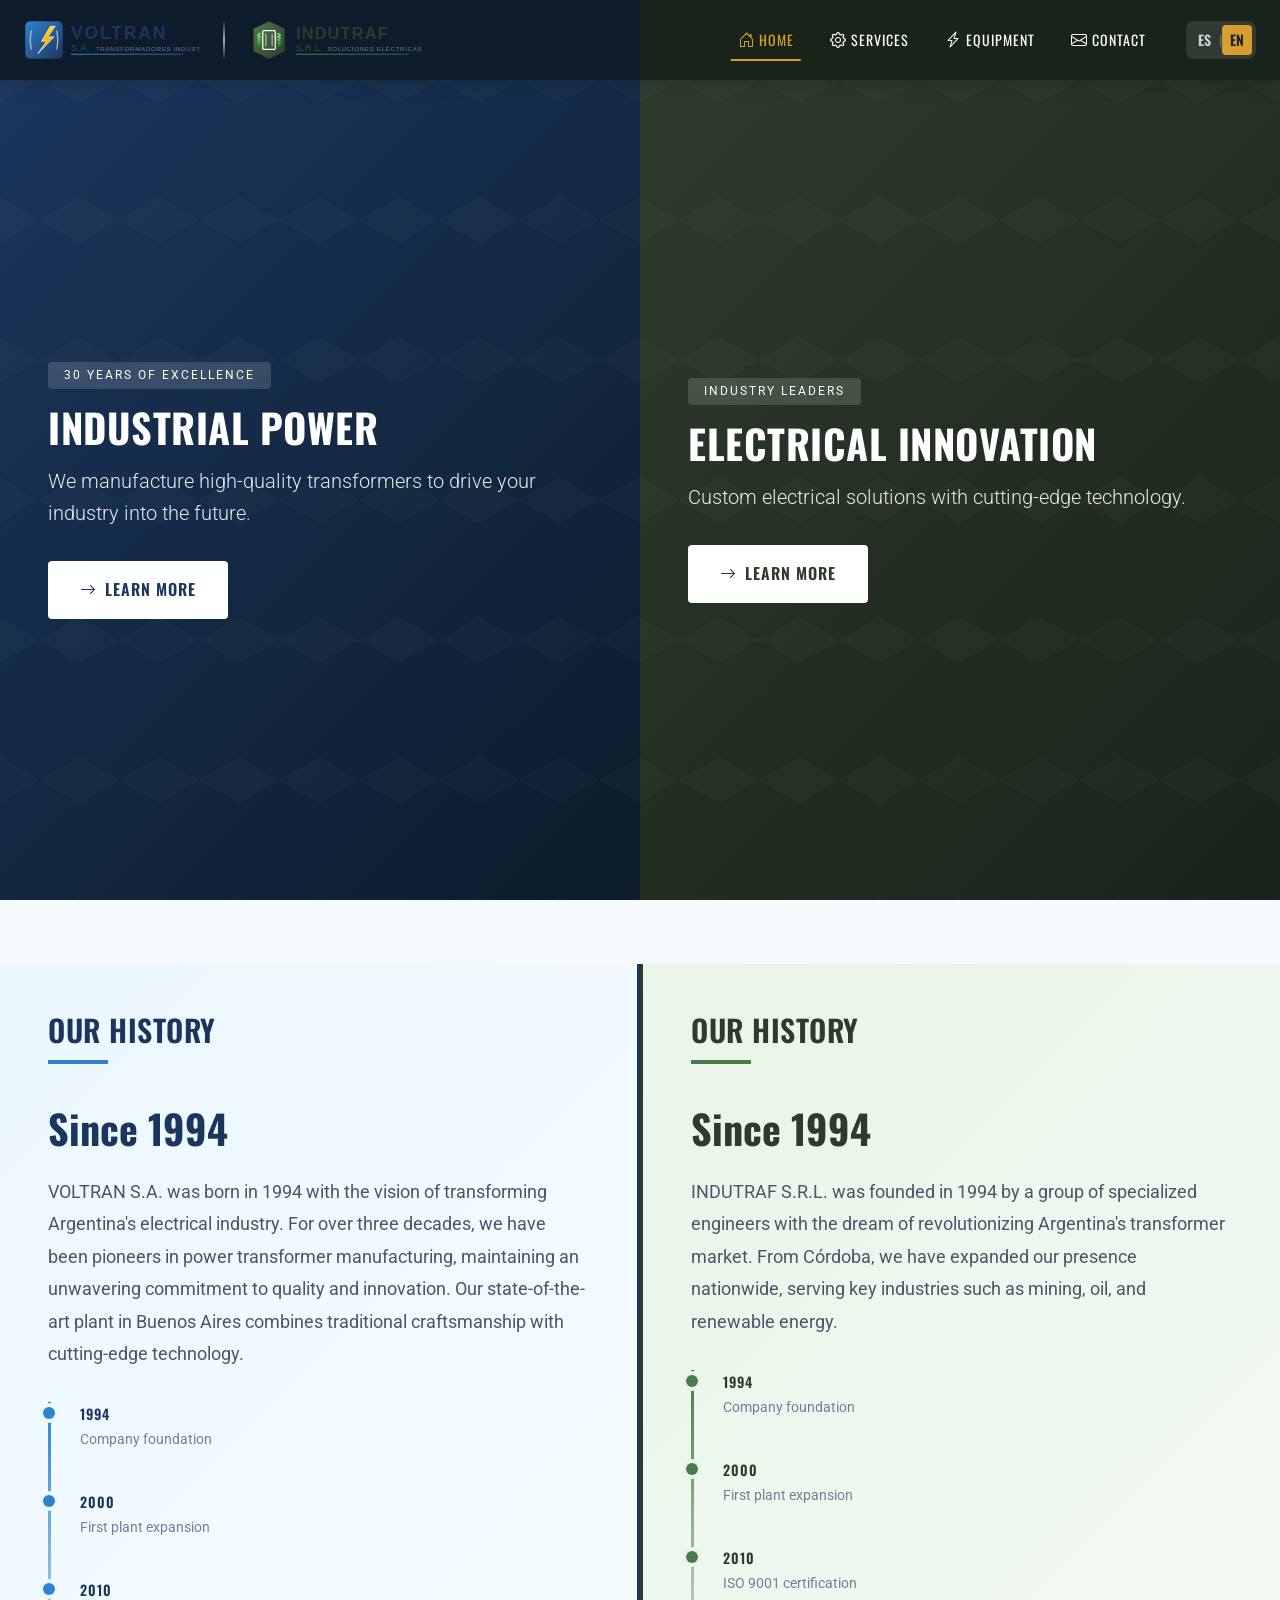
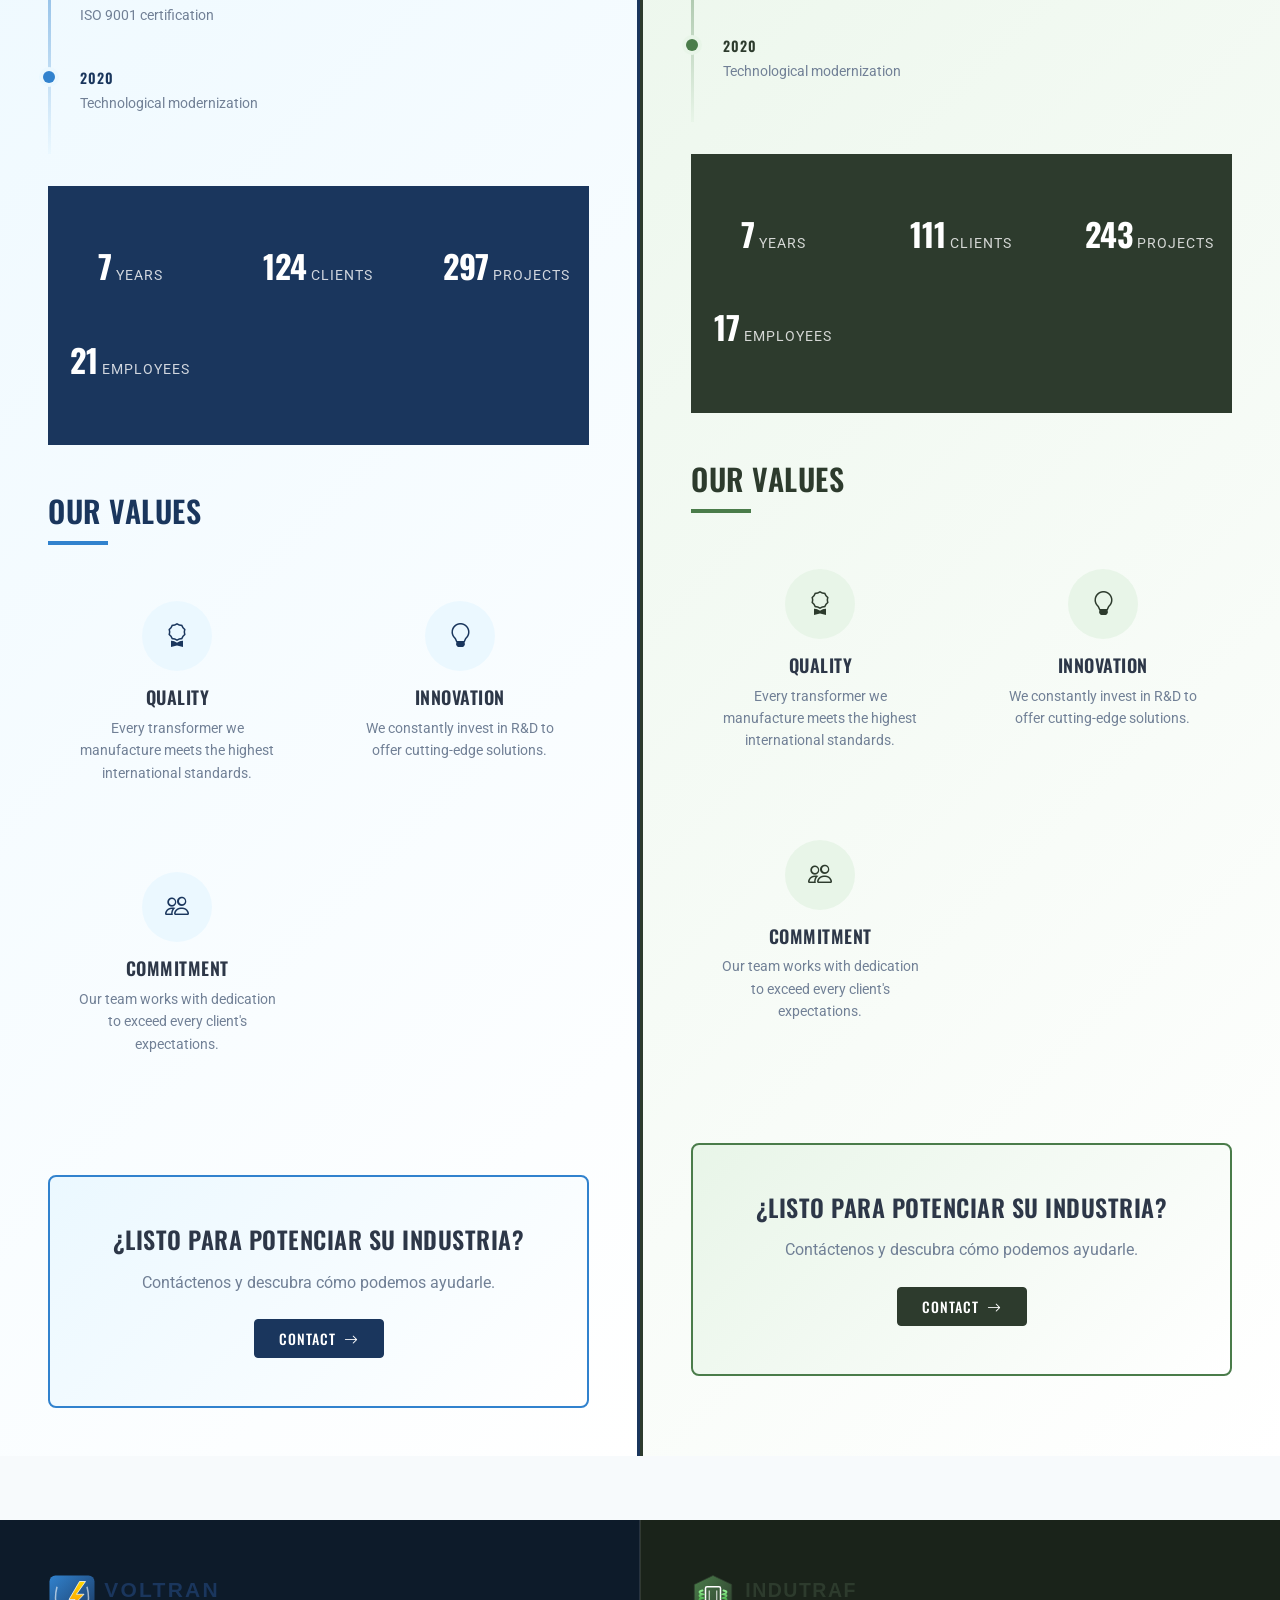
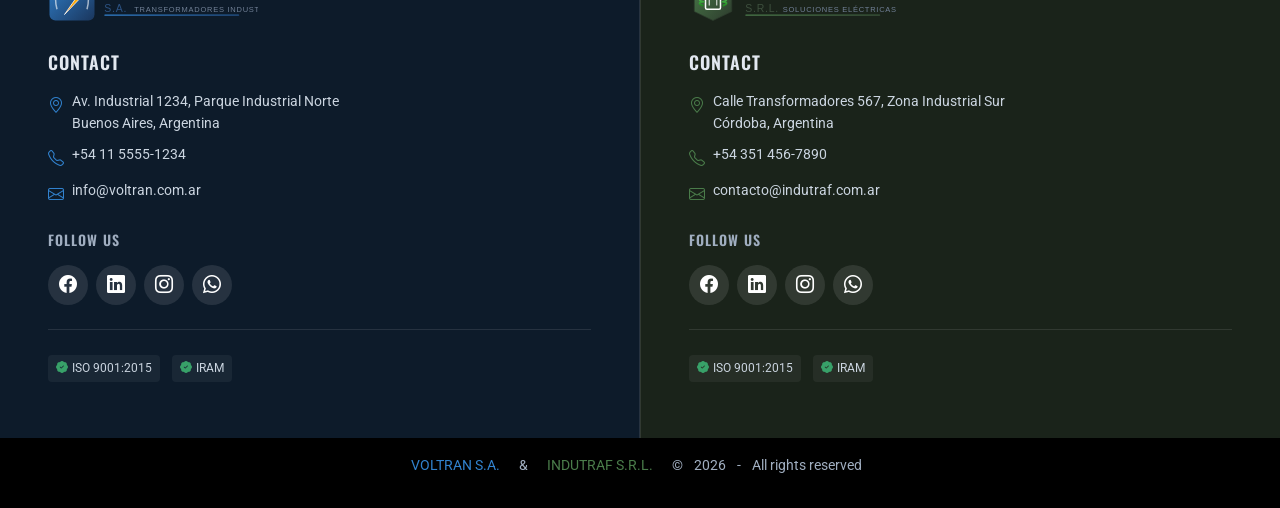
<file: docs/index.html>
<!DOCTYPE html>
<html lang="es">
<head>
    <meta charset="UTF-8">
    <meta name="viewport" content="width=device-width, initial-scale=1.0">
    <meta name="description" content="VOLTRAN S.A. e INDUTRAF S.R.L. - Fabricantes de transformadores industriales con más de 30 años de experiencia en Argentina.">
    <meta name="keywords" content="transformadores, transformadores industriales, fabricación, mantenimiento, Argentina, VOLTRAN, INDUTRAF">
    <meta name="author" content="VOLTRAN S.A. & INDUTRAF S.R.L.">

    <title>VOLTRAN & INDUTRAF | Transformadores Industriales</title>

    <!-- Favicon -->
    <link rel="icon" type="image/svg+xml" href="img/logos/logo-voltran.svg">

    <!-- Bootstrap CSS -->
    <link href="https://cdn.jsdelivr.net/npm/bootstrap@5.3.2/dist/css/bootstrap.min.css" rel="stylesheet">

    <!-- Bootstrap Icons -->
    <link href="https://cdn.jsdelivr.net/npm/bootstrap-icons@1.11.1/font/bootstrap-icons.css" rel="stylesheet">

    <!-- Custom CSS -->
    <link rel="stylesheet" href="css/styles.css">
    <link rel="stylesheet" href="css/header.css">
    <link rel="stylesheet" href="css/footer.css">
    <link rel="stylesheet" href="css/index.css">
    <link rel="stylesheet" href="css/responsive.css">
</head>
<body>
    <!-- Header Container -->
    <div id="header-container"></div>

    <!-- Main Content -->
    <main class="main-content" id="main-content">

        <!-- Hero Section -->
        <section class="hero-section">
            <!-- VOLTRAN Hero -->
            <div class="hero-half hero-voltran">
                <div class="hero-content">
                    <span class="hero-badge" data-translate="hero_badge_voltran">30 años de excelencia</span>
                    <h1 class="hero-title" data-translate="hero_title_voltran">Potencia Industrial</h1>
                    <p class="hero-subtitle" data-translate="hero_subtitle_voltran">
                        Fabricamos transformadores de alta calidad para impulsar su industria hacia el futuro.
                    </p>
                    <a href="#history-voltran" class="hero-cta" data-translate="hero_cta">
                        Conócenos
                        <i class="bi bi-arrow-right"></i>
                    </a>
                </div>
            </div>

            <!-- INDUTRAF Hero -->
            <div class="hero-half hero-indutraf">
                <div class="hero-content">
                    <span class="hero-badge" data-translate="hero_badge_indutraf">Líderes en el sector</span>
                    <h1 class="hero-title" data-translate="hero_title_indutraf">Innovación Eléctrica</h1>
                    <p class="hero-subtitle" data-translate="hero_subtitle_indutraf">
                        Soluciones eléctricas a medida con tecnología de vanguardia.
                    </p>
                    <a href="#history-indutraf" class="hero-cta" data-translate="hero_cta">
                        Conócenos
                        <i class="bi bi-arrow-right"></i>
                    </a>
                </div>
            </div>
        </section>

        <!-- History Section -->
        <section class="split-container history-section">
            <!-- VOLTRAN History -->
            <div class="company-section section-voltran" id="history-voltran">
                <div class="history-content animate-on-scroll">
                    <h2 class="section-title" data-translate="history_title">Nuestra Historia</h2>

                    <div class="history-year">
                        <span data-translate="history_since">Desde</span> 1994
                    </div>

                    <div class="history-text">
                        <p data-translate="history_text_voltran">
                            VOLTRAN S.A. nació en 1994 con la visión de transformar la industria eléctrica argentina. Durante más de tres décadas, hemos sido pioneros en la fabricación de transformadores de potencia, manteniendo un compromiso inquebrantable con la calidad y la innovación. Nuestra planta de última generación en Buenos Aires combina artesanía tradicional con tecnología de punta.
                        </p>
                    </div>

                    <!-- Timeline -->
                    <div class="history-timeline">
                        <div class="timeline-item">
                            <span class="timeline-year">1994</span>
                            <p class="timeline-text" data-translate="timeline_1994">Fundación de la empresa</p>
                        </div>
                        <div class="timeline-item">
                            <span class="timeline-year">2000</span>
                            <p class="timeline-text" data-translate="timeline_2000">Primera expansión de planta</p>
                        </div>
                        <div class="timeline-item">
                            <span class="timeline-year">2010</span>
                            <p class="timeline-text" data-translate="timeline_2010">Certificación ISO 9001</p>
                        </div>
                        <div class="timeline-item">
                            <span class="timeline-year">2020</span>
                            <p class="timeline-text" data-translate="timeline_2020">Modernización tecnológica</p>
                        </div>
                    </div>

                    <!-- Stats -->
                    <div class="stats-section">
                        <div class="stats-grid">
                            <div class="stat-item">
                                <span class="stat-number" data-count="30">30</span>
                                <span class="stat-label" data-translate="stat_years">Años</span>
                            </div>
                            <div class="stat-item">
                                <span class="stat-number" data-count="500">500</span>
                                <span class="stat-label" data-translate="stat_clients">Clientes</span>
                            </div>
                            <div class="stat-item">
                                <span class="stat-number" data-count="1200">1200</span>
                                <span class="stat-label" data-translate="stat_projects">Proyectos</span>
                            </div>
                            <div class="stat-item">
                                <span class="stat-number" data-count="85">85</span>
                                <span class="stat-label" data-translate="stat_employees">Empleados</span>
                            </div>
                        </div>
                    </div>

                    <!-- Values -->
                    <div class="values-section">
                        <h3 class="section-title" data-translate="values_title">Nuestros Valores</h3>
                        <div class="values-grid">
                            <div class="value-item">
                                <div class="value-icon">
                                    <i class="bi bi-award"></i>
                                </div>
                                <h4 class="value-title" data-translate="value_quality">Calidad</h4>
                                <p class="value-text" data-translate="value_quality_text">
                                    Cada transformador que fabricamos cumple con los más altos estándares internacionales.
                                </p>
                            </div>
                            <div class="value-item">
                                <div class="value-icon">
                                    <i class="bi bi-lightbulb"></i>
                                </div>
                                <h4 class="value-title" data-translate="value_innovation">Innovación</h4>
                                <p class="value-text" data-translate="value_innovation_text">
                                    Invertimos constantemente en I+D para ofrecer soluciones de vanguardia.
                                </p>
                            </div>
                            <div class="value-item">
                                <div class="value-icon">
                                    <i class="bi bi-people"></i>
                                </div>
                                <h4 class="value-title" data-translate="value_commitment">Compromiso</h4>
                                <p class="value-text" data-translate="value_commitment_text">
                                    Nuestro equipo trabaja con dedicación para superar las expectativas de cada cliente.
                                </p>
                            </div>
                        </div>
                    </div>

                    <!-- CTA -->
                    <div class="cta-section">
                        <h3 class="cta-title">¿Listo para potenciar su industria?</h3>
                        <p class="cta-text">Contáctenos y descubra cómo podemos ayudarle.</p>
                        <a href="contacto.html" class="btn btn-primary btn-info-more">
                            <span data-translate="nav_contact">Contacto</span>
                            <i class="bi bi-arrow-right"></i>
                        </a>
                    </div>
                </div>
            </div>

            <!-- INDUTRAF History -->
            <div class="company-section section-indutraf" id="history-indutraf">
                <div class="history-content animate-on-scroll">
                    <h2 class="section-title" data-translate="history_title">Nuestra Historia</h2>

                    <div class="history-year">
                        <span data-translate="history_since">Desde</span> 1994
                    </div>

                    <div class="history-text">
                        <p data-translate="history_text_indutraf">
                            INDUTRAF S.R.L. fue fundada en 1994 por un grupo de ingenieros especializados con el sueño de revolucionar el mercado de transformadores en Argentina. Desde Córdoba, hemos expandido nuestra presencia a todo el territorio nacional, sirviendo a industrias clave como minería, petróleo y energías renovables.
                        </p>
                    </div>

                    <!-- Timeline -->
                    <div class="history-timeline">
                        <div class="timeline-item">
                            <span class="timeline-year">1994</span>
                            <p class="timeline-text" data-translate="timeline_1994">Fundación de la empresa</p>
                        </div>
                        <div class="timeline-item">
                            <span class="timeline-year">2000</span>
                            <p class="timeline-text" data-translate="timeline_2000">Primera expansión de planta</p>
                        </div>
                        <div class="timeline-item">
                            <span class="timeline-year">2010</span>
                            <p class="timeline-text" data-translate="timeline_2010">Certificación ISO 9001</p>
                        </div>
                        <div class="timeline-item">
                            <span class="timeline-year">2020</span>
                            <p class="timeline-text" data-translate="timeline_2020">Modernización tecnológica</p>
                        </div>
                    </div>

                    <!-- Stats -->
                    <div class="stats-section">
                        <div class="stats-grid">
                            <div class="stat-item">
                                <span class="stat-number" data-count="30">30</span>
                                <span class="stat-label" data-translate="stat_years">Años</span>
                            </div>
                            <div class="stat-item">
                                <span class="stat-number" data-count="450">450</span>
                                <span class="stat-label" data-translate="stat_clients">Clientes</span>
                            </div>
                            <div class="stat-item">
                                <span class="stat-number" data-count="980">980</span>
                                <span class="stat-label" data-translate="stat_projects">Proyectos</span>
                            </div>
                            <div class="stat-item">
                                <span class="stat-number" data-count="72">72</span>
                                <span class="stat-label" data-translate="stat_employees">Empleados</span>
                            </div>
                        </div>
                    </div>

                    <!-- Values -->
                    <div class="values-section">
                        <h3 class="section-title" data-translate="values_title">Nuestros Valores</h3>
                        <div class="values-grid">
                            <div class="value-item">
                                <div class="value-icon">
                                    <i class="bi bi-award"></i>
                                </div>
                                <h4 class="value-title" data-translate="value_quality">Calidad</h4>
                                <p class="value-text" data-translate="value_quality_text">
                                    Cada transformador que fabricamos cumple con los más altos estándares internacionales.
                                </p>
                            </div>
                            <div class="value-item">
                                <div class="value-icon">
                                    <i class="bi bi-lightbulb"></i>
                                </div>
                                <h4 class="value-title" data-translate="value_innovation">Innovación</h4>
                                <p class="value-text" data-translate="value_innovation_text">
                                    Invertimos constantemente en I+D para ofrecer soluciones de vanguardia.
                                </p>
                            </div>
                            <div class="value-item">
                                <div class="value-icon">
                                    <i class="bi bi-people"></i>
                                </div>
                                <h4 class="value-title" data-translate="value_commitment">Compromiso</h4>
                                <p class="value-text" data-translate="value_commitment_text">
                                    Nuestro equipo trabaja con dedicación para superar las expectativas de cada cliente.
                                </p>
                            </div>
                        </div>
                    </div>

                    <!-- CTA -->
                    <div class="cta-section">
                        <h3 class="cta-title">¿Listo para potenciar su industria?</h3>
                        <p class="cta-text">Contáctenos y descubra cómo podemos ayudarle.</p>
                        <a href="contacto.html" class="btn btn-primary btn-info-more">
                            <span data-translate="nav_contact">Contacto</span>
                            <i class="bi bi-arrow-right"></i>
                        </a>
                    </div>
                </div>
            </div>
        </section>

    </main>

    <!-- Footer Container -->
    <div id="footer-container"></div>

    <!-- JavaScript -->
    <script src="js/translations.js"></script>
    <script src="js/language-switcher.js"></script>
    <script src="js/components.js"></script>
    <script src="js/main.js"></script>

    <!-- Bootstrap JS -->
    <script src="https://cdn.jsdelivr.net/npm/bootstrap@5.3.2/dist/js/bootstrap.bundle.min.js"></script>
</body>
</html>
</file>
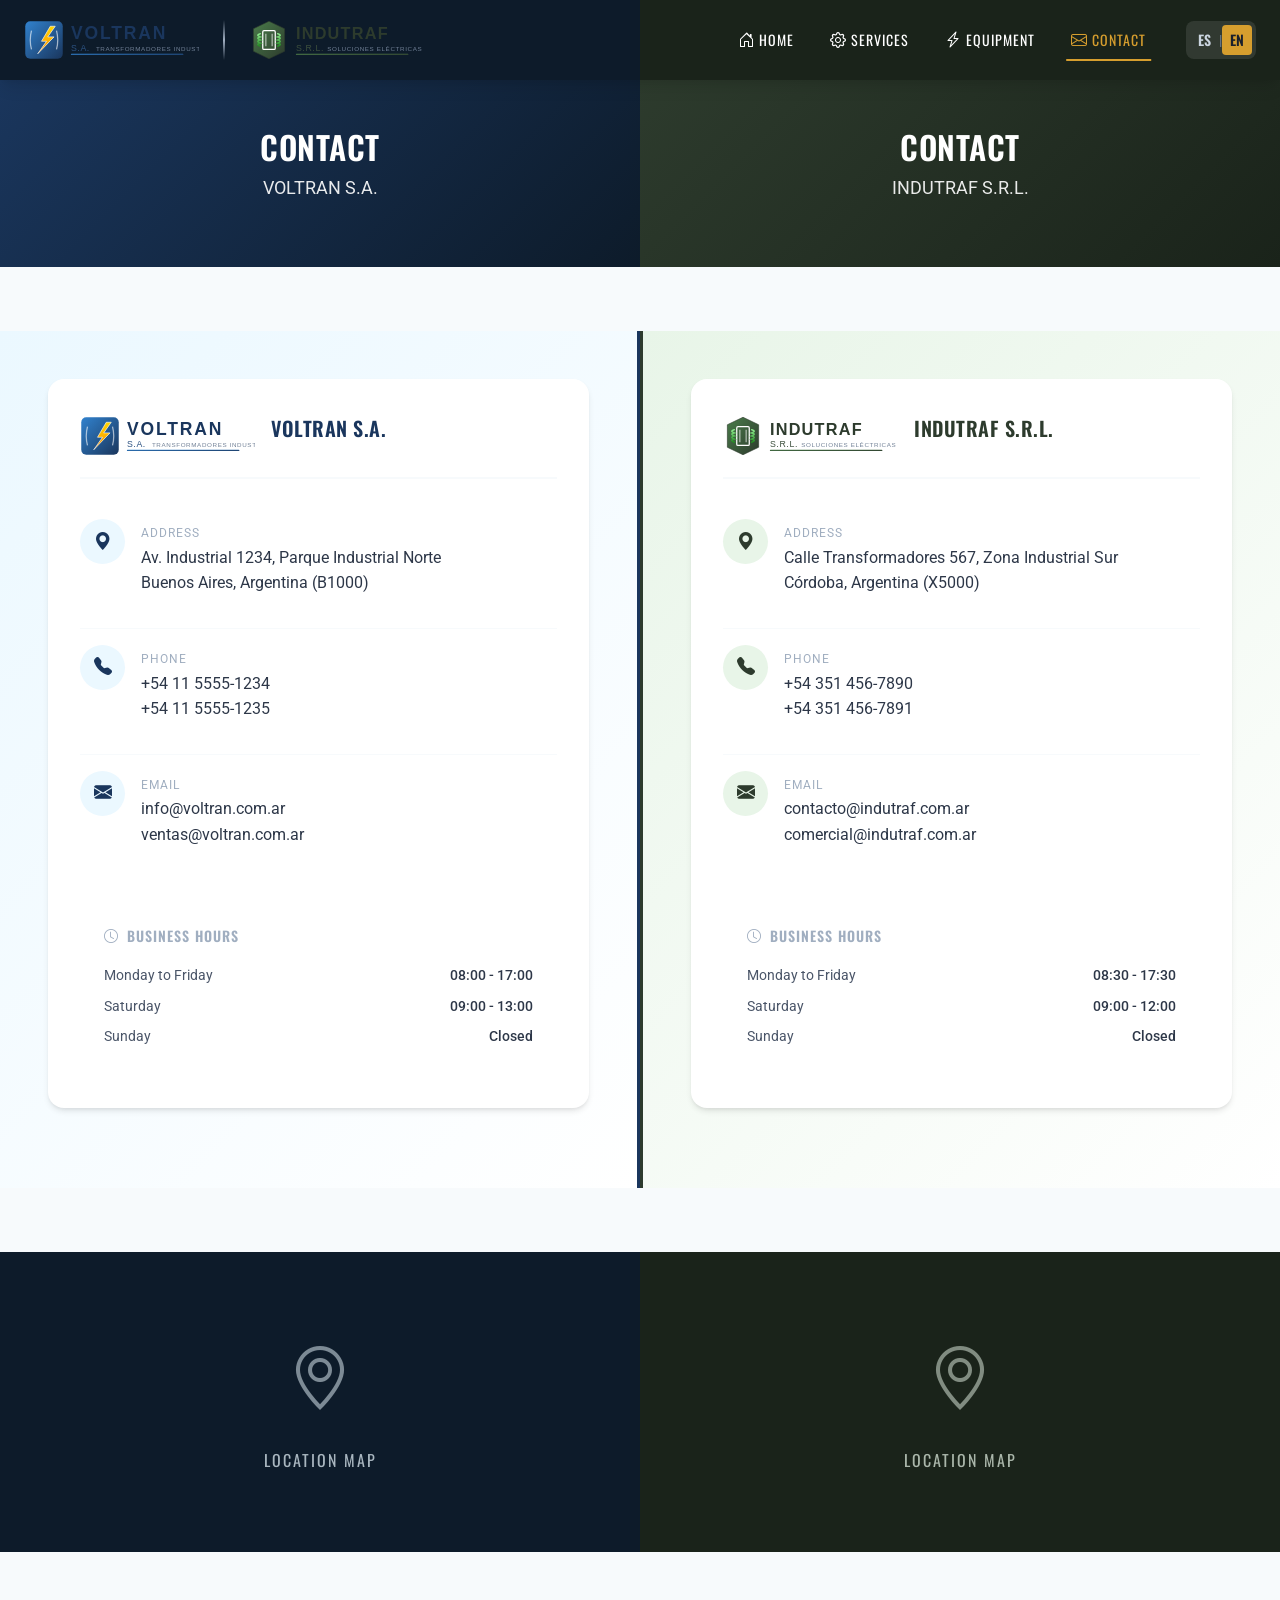
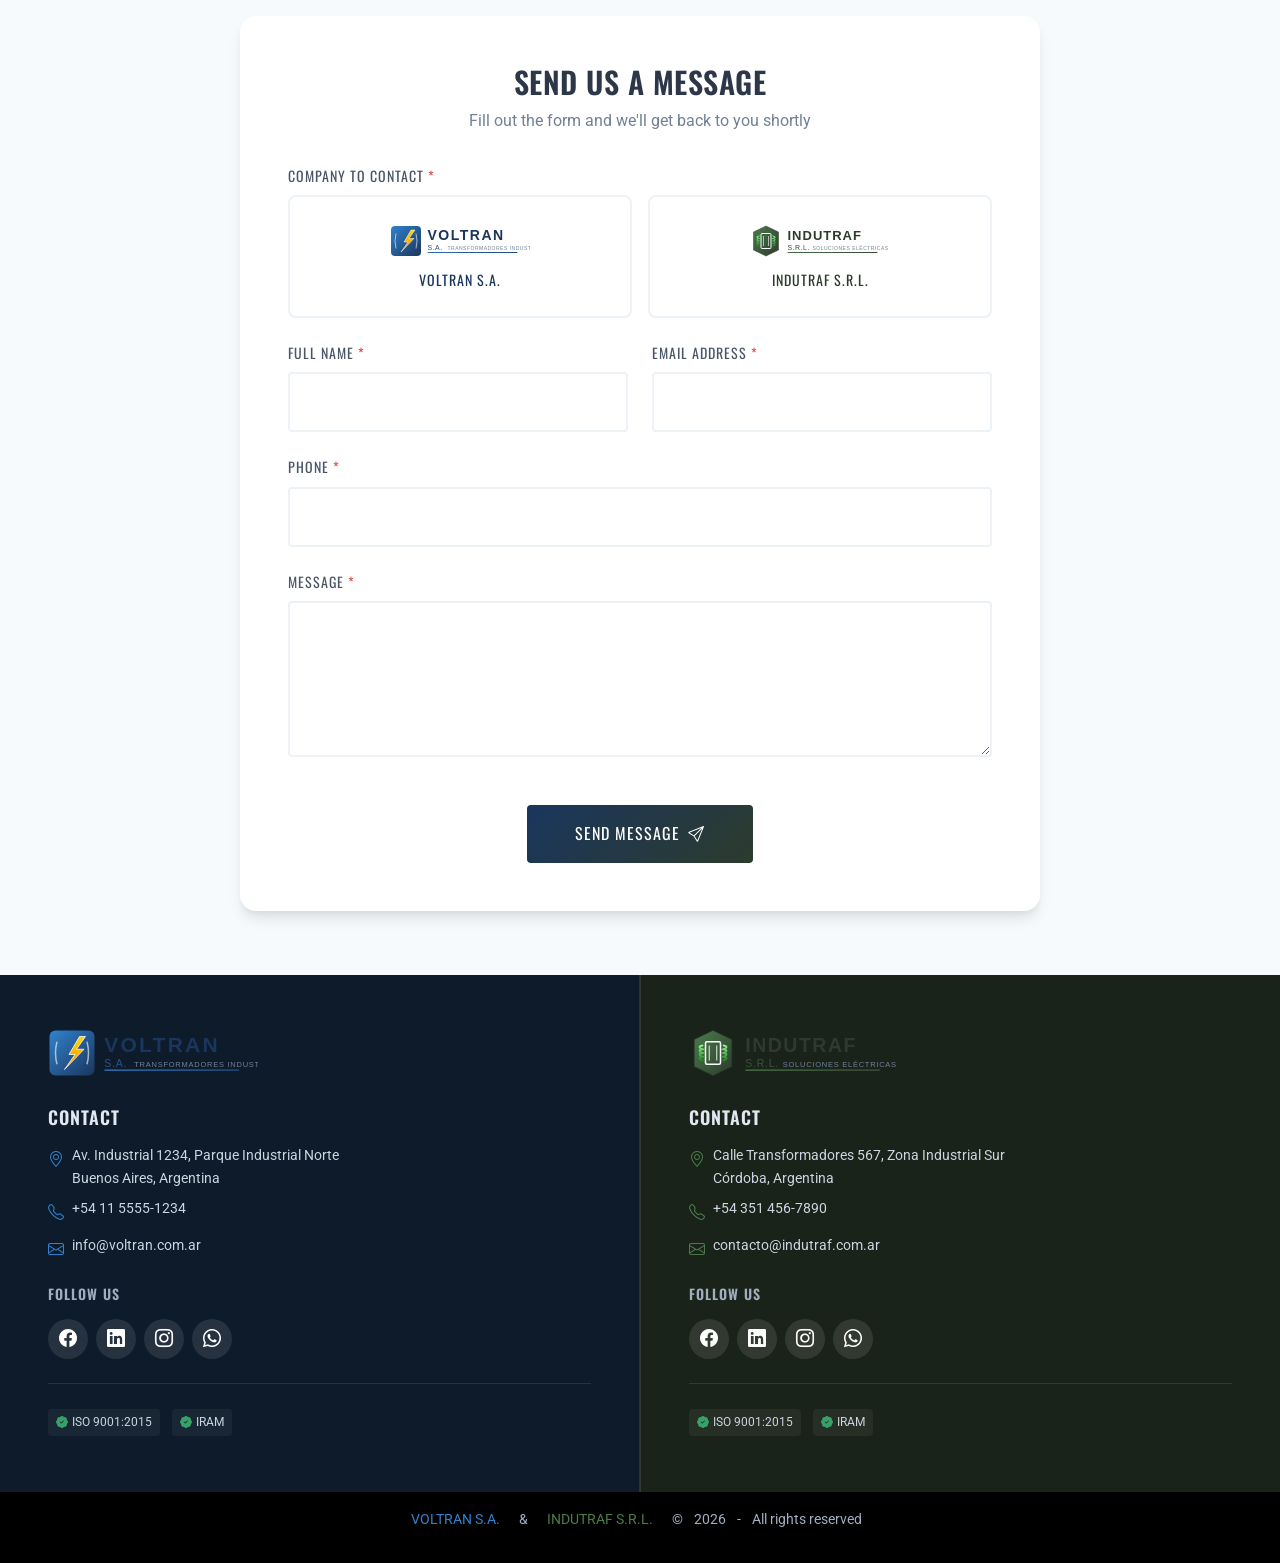
<file: docs/contacto.html>
<!DOCTYPE html>
<html lang="es">
<head>
    <meta charset="UTF-8">
    <meta name="viewport" content="width=device-width, initial-scale=1.0">
    <meta name="description" content="Contacte a VOLTRAN S.A. e INDUTRAF S.R.L. para consultas sobre transformadores industriales, presupuestos y soporte técnico.">
    <meta name="keywords" content="contacto transformadores, presupuesto transformadores, VOLTRAN, INDUTRAF, Argentina">
    <meta name="author" content="VOLTRAN S.A. & INDUTRAF S.R.L.">

    <title>Contacto | VOLTRAN & INDUTRAF - Transformadores Industriales</title>

    <!-- Favicon -->
    <link rel="icon" type="image/svg+xml" href="img/logos/logo-voltran.svg">

    <!-- Bootstrap CSS -->
    <link href="https://cdn.jsdelivr.net/npm/bootstrap@5.3.2/dist/css/bootstrap.min.css" rel="stylesheet">

    <!-- Bootstrap Icons -->
    <link href="https://cdn.jsdelivr.net/npm/bootstrap-icons@1.11.1/font/bootstrap-icons.css" rel="stylesheet">

    <!-- Custom CSS -->
    <link rel="stylesheet" href="css/styles.css">
    <link rel="stylesheet" href="css/header.css">
    <link rel="stylesheet" href="css/footer.css">
    <link rel="stylesheet" href="css/contacto.css">
    <link rel="stylesheet" href="css/responsive.css">
</head>
<body>
    <!-- Header Container -->
    <div id="header-container"></div>

    <!-- Main Content -->
    <main class="main-content" id="main-content">

        <!-- Page Header -->
        <section class="page-header-split">
            <div class="page-header-half page-header-voltran">
                <h1 class="page-title" data-translate="contact_title">Contacto</h1>
                <p class="page-subtitle">VOLTRAN S.A.</p>
            </div>
            <div class="page-header-half page-header-indutraf">
                <h1 class="page-title" data-translate="contact_title">Contacto</h1>
                <p class="page-subtitle">INDUTRAF S.R.L.</p>
            </div>
        </section>

        <!-- Contact Info Section -->
        <section class="contact-container">
            <div class="contact-split">
                <!-- VOLTRAN Contact Info -->
                <div class="contact-half contact-voltran">
                    <div class="contact-info-card animate-on-scroll">
                        <div class="contact-info-header">
                            <div class="contact-info-logo">
                                <img src="img/logos/logo-voltran.svg" alt="VOLTRAN S.A.">
                            </div>
                            <h2 class="contact-info-title">VOLTRAN S.A.</h2>
                        </div>

                        <ul class="contact-info-list">
                            <li class="contact-info-item">
                                <div class="contact-info-icon">
                                    <i class="bi bi-geo-alt-fill"></i>
                                </div>
                                <div class="contact-info-content">
                                    <span class="contact-info-label" data-translate="contact_address">Dirección</span>
                                    <p class="contact-info-value">
                                        Av. Industrial 1234, Parque Industrial Norte<br>
                                        Buenos Aires, Argentina (B1000)
                                    </p>
                                </div>
                            </li>
                            <li class="contact-info-item">
                                <div class="contact-info-icon">
                                    <i class="bi bi-telephone-fill"></i>
                                </div>
                                <div class="contact-info-content">
                                    <span class="contact-info-label" data-translate="contact_phone">Teléfono</span>
                                    <p class="contact-info-value">
                                        <a href="tel:+541155551234">+54 11 5555-1234</a><br>
                                        <a href="tel:+541155551235">+54 11 5555-1235</a>
                                    </p>
                                </div>
                            </li>
                            <li class="contact-info-item">
                                <div class="contact-info-icon">
                                    <i class="bi bi-envelope-fill"></i>
                                </div>
                                <div class="contact-info-content">
                                    <span class="contact-info-label" data-translate="contact_email">Email</span>
                                    <p class="contact-info-value">
                                        <a href="mailto:info@voltran.com.ar">info@voltran.com.ar</a><br>
                                        <a href="mailto:ventas@voltran.com.ar">ventas@voltran.com.ar</a>
                                    </p>
                                </div>
                            </li>
                        </ul>

                        <!-- Working Hours -->
                        <div class="working-hours">
                            <h4 class="working-hours-title">
                                <i class="bi bi-clock"></i>
                                <span data-translate="contact_hours">Horario de Atención</span>
                            </h4>
                            <ul class="working-hours-list">
                                <li class="working-hours-item">
                                    <span class="working-hours-day" data-translate="hours_weekdays">Lunes a Viernes</span>
                                    <span class="working-hours-time">08:00 - 17:00</span>
                                </li>
                                <li class="working-hours-item">
                                    <span class="working-hours-day" data-translate="hours_saturday">Sábado</span>
                                    <span class="working-hours-time">09:00 - 13:00</span>
                                </li>
                                <li class="working-hours-item">
                                    <span class="working-hours-day" data-translate="hours_sunday">Domingo</span>
                                    <span class="working-hours-time" data-translate="hours_closed">Cerrado</span>
                                </li>
                            </ul>
                        </div>
                    </div>
                </div>

                <!-- INDUTRAF Contact Info -->
                <div class="contact-half contact-indutraf">
                    <div class="contact-info-card animate-on-scroll">
                        <div class="contact-info-header">
                            <div class="contact-info-logo">
                                <img src="img/logos/logo-indutraf.svg" alt="INDUTRAF S.R.L.">
                            </div>
                            <h2 class="contact-info-title">INDUTRAF S.R.L.</h2>
                        </div>

                        <ul class="contact-info-list">
                            <li class="contact-info-item">
                                <div class="contact-info-icon">
                                    <i class="bi bi-geo-alt-fill"></i>
                                </div>
                                <div class="contact-info-content">
                                    <span class="contact-info-label" data-translate="contact_address">Dirección</span>
                                    <p class="contact-info-value">
                                        Calle Transformadores 567, Zona Industrial Sur<br>
                                        Córdoba, Argentina (X5000)
                                    </p>
                                </div>
                            </li>
                            <li class="contact-info-item">
                                <div class="contact-info-icon">
                                    <i class="bi bi-telephone-fill"></i>
                                </div>
                                <div class="contact-info-content">
                                    <span class="contact-info-label" data-translate="contact_phone">Teléfono</span>
                                    <p class="contact-info-value">
                                        <a href="tel:+543514567890">+54 351 456-7890</a><br>
                                        <a href="tel:+543514567891">+54 351 456-7891</a>
                                    </p>
                                </div>
                            </li>
                            <li class="contact-info-item">
                                <div class="contact-info-icon">
                                    <i class="bi bi-envelope-fill"></i>
                                </div>
                                <div class="contact-info-content">
                                    <span class="contact-info-label" data-translate="contact_email">Email</span>
                                    <p class="contact-info-value">
                                        <a href="mailto:contacto@indutraf.com.ar">contacto@indutraf.com.ar</a><br>
                                        <a href="mailto:comercial@indutraf.com.ar">comercial@indutraf.com.ar</a>
                                    </p>
                                </div>
                            </li>
                        </ul>

                        <!-- Working Hours -->
                        <div class="working-hours">
                            <h4 class="working-hours-title">
                                <i class="bi bi-clock"></i>
                                <span data-translate="contact_hours">Horario de Atención</span>
                            </h4>
                            <ul class="working-hours-list">
                                <li class="working-hours-item">
                                    <span class="working-hours-day" data-translate="hours_weekdays">Lunes a Viernes</span>
                                    <span class="working-hours-time">08:30 - 17:30</span>
                                </li>
                                <li class="working-hours-item">
                                    <span class="working-hours-day" data-translate="hours_saturday">Sábado</span>
                                    <span class="working-hours-time">09:00 - 12:00</span>
                                </li>
                                <li class="working-hours-item">
                                    <span class="working-hours-day" data-translate="hours_sunday">Domingo</span>
                                    <span class="working-hours-time" data-translate="hours_closed">Cerrado</span>
                                </li>
                            </ul>
                        </div>
                    </div>
                </div>
            </div>
        </section>

        <!-- Map Section (Placeholder) -->
        <section class="map-section">
            <div class="map-half map-voltran">
                <div class="map-placeholder">
                    <i class="bi bi-geo-alt"></i>
                    <span data-translate="map_placeholder">Mapa de ubicación - VOLTRAN</span>
                </div>
            </div>
            <div class="map-half map-indutraf">
                <div class="map-placeholder">
                    <i class="bi bi-geo-alt"></i>
                    <span data-translate="map_placeholder">Mapa de ubicación - INDUTRAF</span>
                </div>
            </div>
        </section>

        <!-- Contact Form Section -->
        <section class="form-section" id="contact-form-section">
            <div class="form-container">
                <div class="form-header">
                    <h2 class="form-title" data-translate="form_title">Envíanos un Mensaje</h2>
                    <p class="form-subtitle" data-translate="form_subtitle">Complete el formulario y nos pondremos en contacto a la brevedad</p>
                </div>

                <!-- Form Message -->
                <div class="form-message" id="form-message"></div>

                <!-- Contact Form -->
                <form id="contact-form" class="contact-form" action="php/contact.php" method="POST" novalidate>

                    <!-- Company Selector -->
                    <div class="form-group full-width">
                        <label class="form-label">
                            <span data-translate="form_company">Empresa a contactar</span>
                            <span class="required">*</span>
                        </label>
                        <div class="company-selector">
                            <div class="company-option voltran">
                                <input type="radio" name="company" id="company-voltran" value="voltran" required>
                                <label for="company-voltran">
                                    <img src="img/logos/logo-voltran.svg" alt="VOLTRAN" class="company-option-logo">
                                    <span class="company-option-name">VOLTRAN S.A.</span>
                                </label>
                            </div>
                            <div class="company-option indutraf">
                                <input type="radio" name="company" id="company-indutraf" value="indutraf" required>
                                <label for="company-indutraf">
                                    <img src="img/logos/logo-indutraf.svg" alt="INDUTRAF" class="company-option-logo">
                                    <span class="company-option-name">INDUTRAF S.R.L.</span>
                                </label>
                            </div>
                        </div>
                        <span class="form-error" data-translate="form_required">Campo requerido</span>
                    </div>

                    <!-- Name and Email Row -->
                    <div class="form-row">
                        <div class="form-group">
                            <label for="name" class="form-label">
                                <span data-translate="form_name">Nombre completo</span>
                                <span class="required">*</span>
                            </label>
                            <input
                                type="text"
                                id="name"
                                name="name"
                                class="form-control"
                                required
                                autocomplete="name"
                            >
                            <span class="form-error" data-translate="form_required">Campo requerido</span>
                        </div>
                        <div class="form-group">
                            <label for="email" class="form-label">
                                <span data-translate="form_email">Correo electrónico</span>
                                <span class="required">*</span>
                            </label>
                            <input
                                type="email"
                                id="email"
                                name="email"
                                class="form-control"
                                required
                                autocomplete="email"
                            >
                            <span class="form-error" data-translate="form_invalid_email">Email inválido</span>
                        </div>
                    </div>

                    <!-- Phone -->
                    <div class="form-row">
                        <div class="form-group">
                            <label for="phone" class="form-label">
                                <span data-translate="form_phone">Teléfono</span>
                                <span class="required">*</span>
                            </label>
                            <input
                                type="tel"
                                id="phone"
                                name="phone"
                                class="form-control"
                                required
                                autocomplete="tel"
                            >
                            <span class="form-error" data-translate="form_invalid_phone">Teléfono inválido</span>
                        </div>
                    </div>

                    <!-- Message -->
                    <div class="form-group full-width">
                        <label for="message" class="form-label">
                            <span data-translate="form_message">Mensaje</span>
                            <span class="required">*</span>
                        </label>
                        <textarea
                            id="message"
                            name="message"
                            class="form-control"
                            rows="5"
                            required
                        ></textarea>
                        <span class="form-error" data-translate="form_required">Campo requerido</span>
                    </div>

                    <!-- Hidden fields for tracking -->
                    <input type="hidden" name="source_page" id="source_page" value="">
                    <input type="hidden" name="source_service" id="source_service" value="">
                    <input type="hidden" name="source_equipment" id="source_equipment" value="">

                    <!-- Submit Button -->
                    <div class="form-submit">
                        <button type="submit" class="btn-submit">
                            <span class="btn-text" data-translate="form_submit">Enviar Mensaje</span>
                            <span class="spinner"></span>
                            <i class="bi bi-send"></i>
                        </button>
                    </div>
                </form>
            </div>
        </section>

    </main>

    <!-- Footer Container -->
    <div id="footer-container"></div>

    <!-- JavaScript -->
    <script src="js/translations.js"></script>
    <script src="js/language-switcher.js"></script>
    <script src="js/components.js"></script>
    <script src="js/main.js"></script>

    <!-- Contact Form Script -->
    <script>
        // Pre-fill form based on URL parameters
        document.addEventListener('DOMContentLoaded', function() {
            const urlParams = new URLSearchParams(window.location.search);

            // Pre-select company
            const empresa = urlParams.get('empresa');
            if (empresa) {
                const companyInput = document.getElementById('company-' + empresa);
                if (companyInput) {
                    companyInput.checked = true;
                }
            }

            // Store source info
            const servicio = urlParams.get('servicio');
            const equipo = urlParams.get('equipo');

            if (servicio) {
                document.getElementById('source_service').value = servicio;
            }
            if (equipo) {
                document.getElementById('source_equipment').value = equipo;
            }

            // Store current page
            document.getElementById('source_page').value = document.referrer || 'direct';

            // Scroll to form if coming from service/equipment page
            if (empresa || servicio || equipo) {
                setTimeout(() => {
                    const formSection = document.getElementById('contact-form-section');
                    if (formSection) {
                        formSection.scrollIntoView({ behavior: 'smooth', block: 'start' });
                    }
                }, 500);
            }
        });
    </script>

    <!-- Bootstrap JS -->
    <script src="https://cdn.jsdelivr.net/npm/bootstrap@5.3.2/dist/js/bootstrap.bundle.min.js"></script>
</body>
</html>
</file>
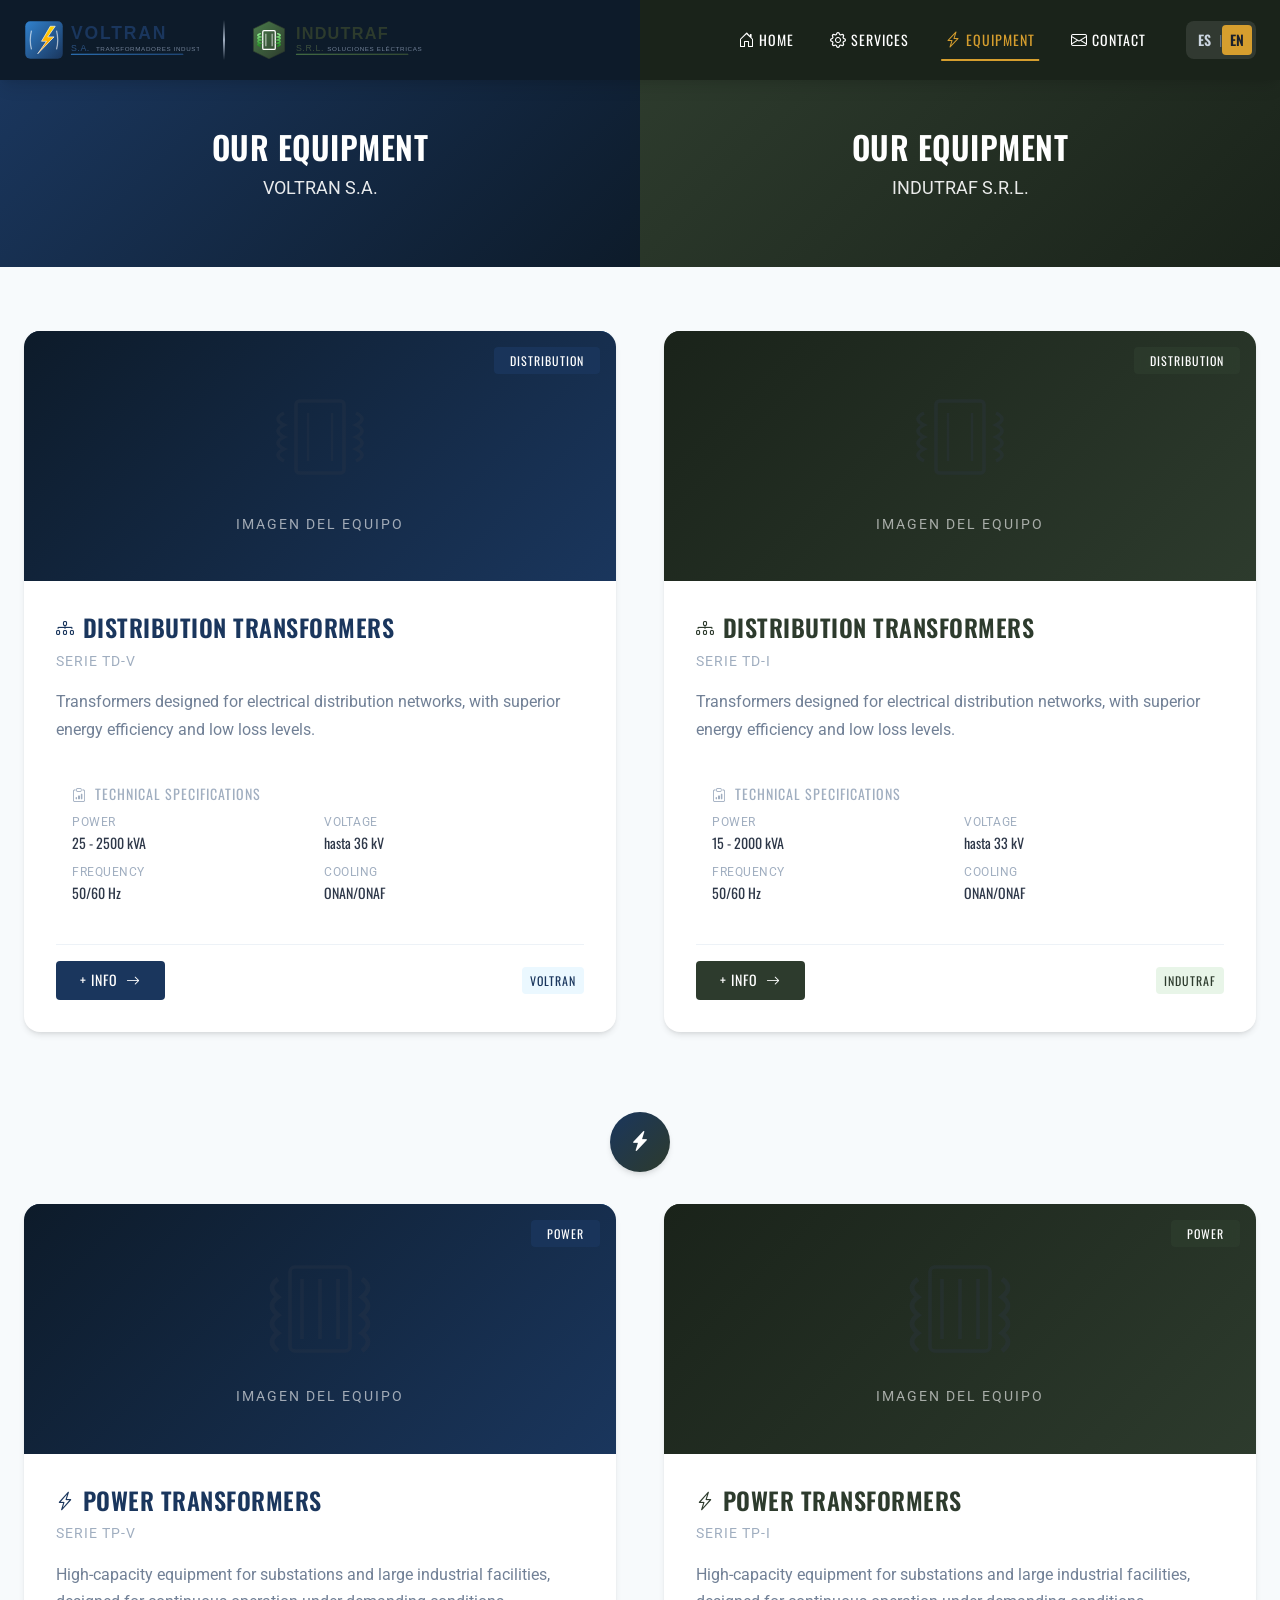
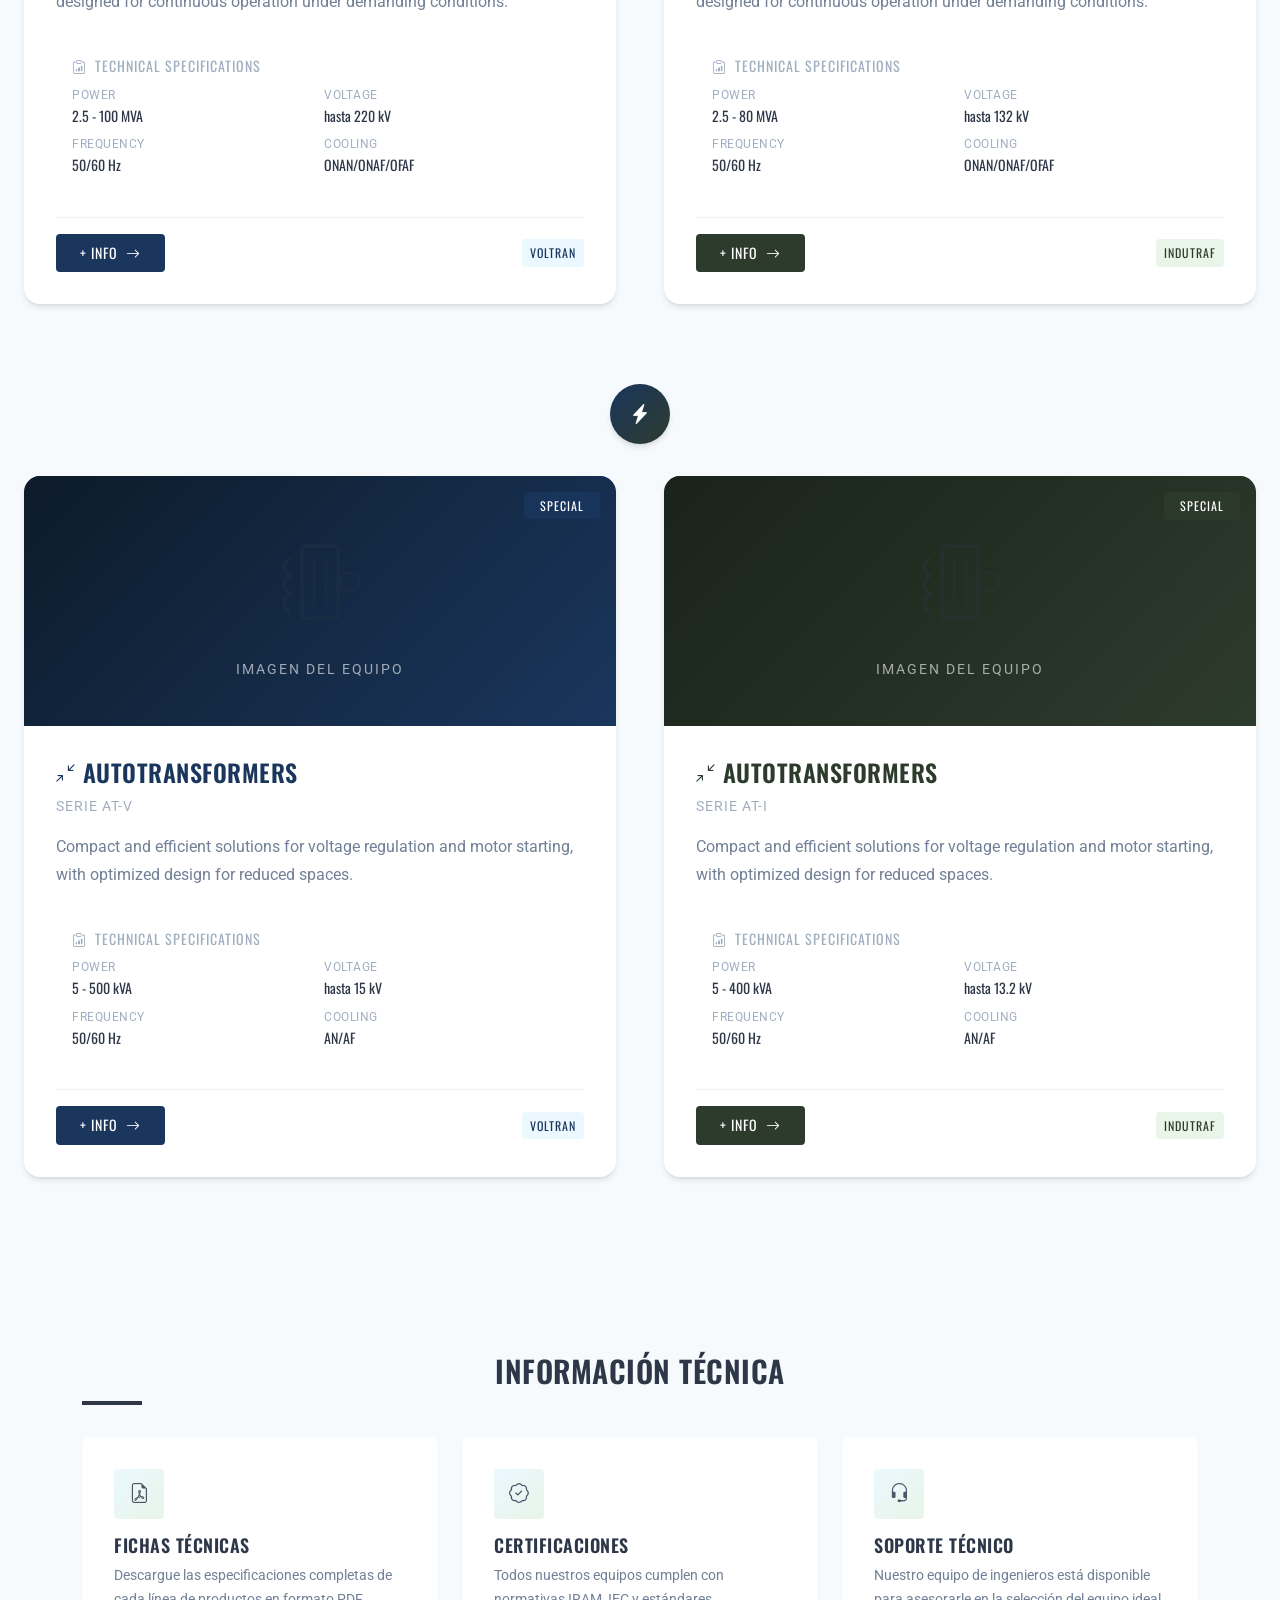
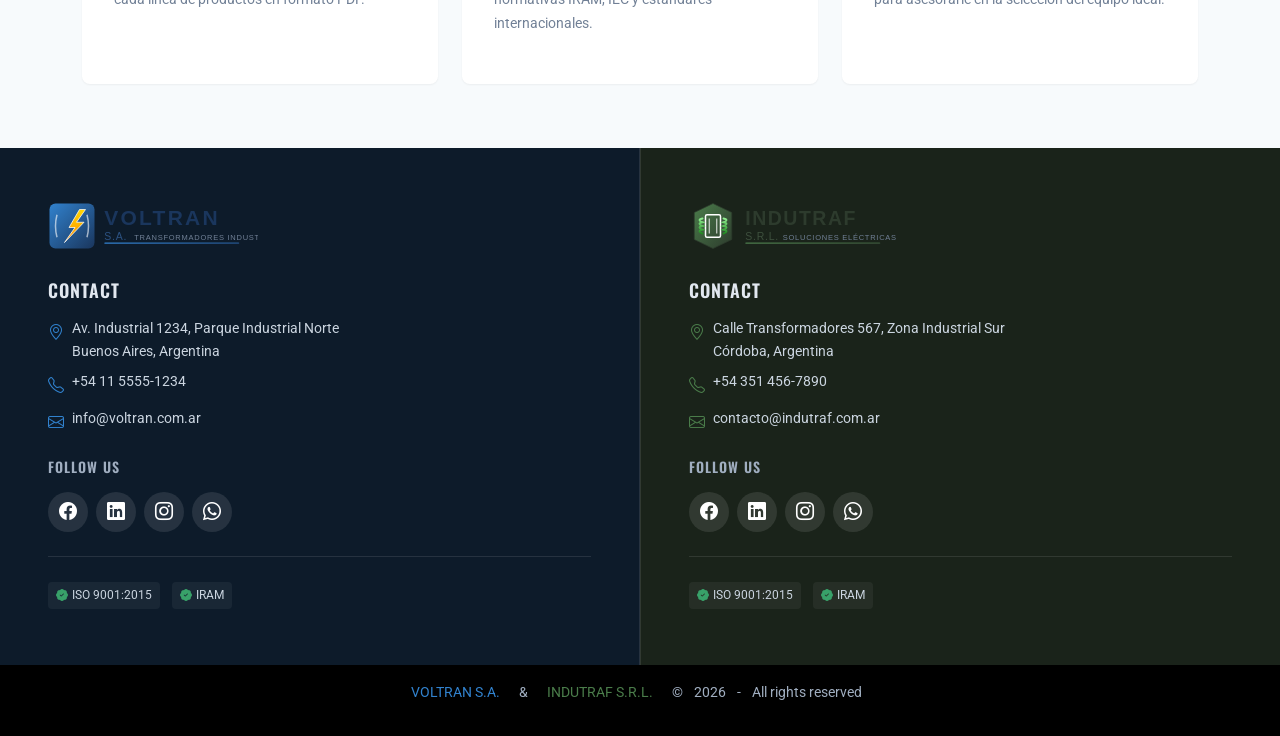
<file: docs/equipos.html>
<!DOCTYPE html>
<html lang="es">
<head>
    <meta charset="UTF-8">
    <meta name="viewport" content="width=device-width, initial-scale=1.0">
    <meta name="description" content="Equipos y productos - Transformadores de distribución, potencia y autotransformadores - VOLTRAN S.A. e INDUTRAF S.R.L.">
    <meta name="keywords" content="transformadores distribución, transformadores potencia, autotransformadores, equipos industriales">
    <meta name="author" content="VOLTRAN S.A. & INDUTRAF S.R.L.">

    <title>Equipos | VOLTRAN & INDUTRAF - Transformadores Industriales</title>

    <!-- Favicon -->
    <link rel="icon" type="image/svg+xml" href="img/logos/logo-voltran.svg">

    <!-- Bootstrap CSS -->
    <link href="https://cdn.jsdelivr.net/npm/bootstrap@5.3.2/dist/css/bootstrap.min.css" rel="stylesheet">

    <!-- Bootstrap Icons -->
    <link href="https://cdn.jsdelivr.net/npm/bootstrap-icons@1.11.1/font/bootstrap-icons.css" rel="stylesheet">

    <!-- Custom CSS -->
    <link rel="stylesheet" href="css/styles.css">
    <link rel="stylesheet" href="css/header.css">
    <link rel="stylesheet" href="css/footer.css">
    <link rel="stylesheet" href="css/equipos.css">
    <link rel="stylesheet" href="css/responsive.css">
</head>
<body>
    <!-- Header Container -->
    <div id="header-container"></div>

    <!-- Main Content -->
    <main class="main-content" id="main-content">

        <!-- Page Header -->
        <section class="page-header-split">
            <div class="page-header-half page-header-voltran">
                <h1 class="page-title" data-translate="equipment_title">Nuestros Equipos</h1>
                <p class="page-subtitle">VOLTRAN S.A.</p>
            </div>
            <div class="page-header-half page-header-indutraf">
                <h1 class="page-title" data-translate="equipment_title">Nuestros Equipos</h1>
                <p class="page-subtitle">INDUTRAF S.R.L.</p>
            </div>
        </section>

        <!-- Equipment Container -->
        <section class="equipment-container">

            <!-- Equipment 1: Transformadores de Distribución -->
            <div class="equipment-row">
                <!-- VOLTRAN -->
                <div class="equipment-column equipment-column-voltran">
                    <article class="equipment-card animate-on-scroll">
                        <div class="equipment-img-container">
                            <div class="equipment-img-placeholder">
                                <!-- Transformer Icon SVG -->
                                <svg class="transformer-icon" viewBox="0 0 100 100" fill="currentColor">
                                    <rect x="30" y="20" width="40" height="60" rx="3" fill="none" stroke="currentColor" stroke-width="3"/>
                                    <path d="M20 30 Q10 35 20 40 Q10 45 20 50 Q10 55 20 60 Q10 65 20 70" stroke="currentColor" stroke-width="3" fill="none"/>
                                    <path d="M80 30 Q90 35 80 40 Q90 45 80 50 Q90 55 80 60 Q90 65 80 70" stroke="currentColor" stroke-width="3" fill="none"/>
                                    <line x1="40" y1="30" x2="40" y2="70" stroke="currentColor" stroke-width="2"/>
                                    <line x1="60" y1="30" x2="60" y2="70" stroke="currentColor" stroke-width="2"/>
                                </svg>
                                <span class="placeholder-text">Imagen del equipo</span>
                            </div>
                            <span class="equipment-category" data-translate="equipment_distribution_category">Distribución</span>
                        </div>
                        <div class="equipment-body">
                            <h3 class="equipment-title">
                                <i class="bi bi-diagram-3"></i>
                                <span data-translate="equipment_distribution">Transformadores de Distribución</span>
                            </h3>
                            <p class="equipment-subtitle">Serie TD-V</p>
                            <p class="equipment-description" data-translate="equipment_distribution_desc">
                                Transformadores diseñados para redes de distribución eléctrica, con eficiencia energética superior y bajo nivel de pérdidas.
                            </p>

                            <!-- Specs -->
                            <div class="equipment-specs">
                                <p class="equipment-specs-title">
                                    <i class="bi bi-clipboard-data"></i>
                                    <span data-translate="specs_title">Especificaciones Técnicas</span>
                                </p>
                                <div class="equipment-specs-list">
                                    <div class="spec-item">
                                        <span class="spec-label" data-translate="spec_power">Potencia</span>
                                        <span class="spec-value">25 - 2500 kVA</span>
                                    </div>
                                    <div class="spec-item">
                                        <span class="spec-label" data-translate="spec_voltage">Tensión</span>
                                        <span class="spec-value">hasta 36 kV</span>
                                    </div>
                                    <div class="spec-item">
                                        <span class="spec-label" data-translate="spec_frequency">Frecuencia</span>
                                        <span class="spec-value">50/60 Hz</span>
                                    </div>
                                    <div class="spec-item">
                                        <span class="spec-label" data-translate="spec_cooling">Refrigeración</span>
                                        <span class="spec-value">ONAN/ONAF</span>
                                    </div>
                                </div>
                            </div>

                            <div class="equipment-footer">
                                <a href="contacto.html?empresa=voltran&equipo=distribucion" class="equipment-btn">
                                    <span data-translate="btn_more_info">+ Info</span>
                                    <i class="bi bi-arrow-right"></i>
                                </a>
                                <span class="equipment-company-tag">VOLTRAN</span>
                            </div>
                        </div>
                    </article>
                </div>

                <!-- INDUTRAF -->
                <div class="equipment-column equipment-column-indutraf">
                    <article class="equipment-card animate-on-scroll">
                        <div class="equipment-img-container">
                            <div class="equipment-img-placeholder">
                                <svg class="transformer-icon" viewBox="0 0 100 100" fill="currentColor">
                                    <rect x="30" y="20" width="40" height="60" rx="3" fill="none" stroke="currentColor" stroke-width="3"/>
                                    <path d="M20 30 Q10 35 20 40 Q10 45 20 50 Q10 55 20 60 Q10 65 20 70" stroke="currentColor" stroke-width="3" fill="none"/>
                                    <path d="M80 30 Q90 35 80 40 Q90 45 80 50 Q90 55 80 60 Q90 65 80 70" stroke="currentColor" stroke-width="3" fill="none"/>
                                    <line x1="40" y1="30" x2="40" y2="70" stroke="currentColor" stroke-width="2"/>
                                    <line x1="60" y1="30" x2="60" y2="70" stroke="currentColor" stroke-width="2"/>
                                </svg>
                                <span class="placeholder-text">Imagen del equipo</span>
                            </div>
                            <span class="equipment-category" data-translate="equipment_distribution_category">Distribución</span>
                        </div>
                        <div class="equipment-body">
                            <h3 class="equipment-title">
                                <i class="bi bi-diagram-3"></i>
                                <span data-translate="equipment_distribution">Transformadores de Distribución</span>
                            </h3>
                            <p class="equipment-subtitle">Serie TD-I</p>
                            <p class="equipment-description" data-translate="equipment_distribution_desc">
                                Transformadores diseñados para redes de distribución eléctrica, con eficiencia energética superior y bajo nivel de pérdidas.
                            </p>

                            <!-- Specs -->
                            <div class="equipment-specs">
                                <p class="equipment-specs-title">
                                    <i class="bi bi-clipboard-data"></i>
                                    <span data-translate="specs_title">Especificaciones Técnicas</span>
                                </p>
                                <div class="equipment-specs-list">
                                    <div class="spec-item">
                                        <span class="spec-label" data-translate="spec_power">Potencia</span>
                                        <span class="spec-value">15 - 2000 kVA</span>
                                    </div>
                                    <div class="spec-item">
                                        <span class="spec-label" data-translate="spec_voltage">Tensión</span>
                                        <span class="spec-value">hasta 33 kV</span>
                                    </div>
                                    <div class="spec-item">
                                        <span class="spec-label" data-translate="spec_frequency">Frecuencia</span>
                                        <span class="spec-value">50/60 Hz</span>
                                    </div>
                                    <div class="spec-item">
                                        <span class="spec-label" data-translate="spec_cooling">Refrigeración</span>
                                        <span class="spec-value">ONAN/ONAF</span>
                                    </div>
                                </div>
                            </div>

                            <div class="equipment-footer">
                                <a href="contacto.html?empresa=indutraf&equipo=distribucion" class="equipment-btn">
                                    <span data-translate="btn_more_info">+ Info</span>
                                    <i class="bi bi-arrow-right"></i>
                                </a>
                                <span class="equipment-company-tag">INDUTRAF</span>
                            </div>
                        </div>
                    </article>
                </div>
            </div>

            <!-- Divider -->
            <div class="equipment-divider">
                <div class="equipment-divider-icon">
                    <i class="bi bi-lightning-charge-fill"></i>
                </div>
            </div>

            <!-- Equipment 2: Transformadores de Potencia -->
            <div class="equipment-row">
                <!-- VOLTRAN -->
                <div class="equipment-column equipment-column-voltran">
                    <article class="equipment-card animate-on-scroll">
                        <div class="equipment-img-container">
                            <div class="equipment-img-placeholder">
                                <svg class="transformer-icon" viewBox="0 0 100 100" fill="currentColor">
                                    <rect x="25" y="15" width="50" height="70" rx="4" fill="none" stroke="currentColor" stroke-width="3"/>
                                    <path d="M15 25 Q5 32 15 40 Q5 47 15 55 Q5 62 15 70 Q5 77 15 85" stroke="currentColor" stroke-width="4" fill="none"/>
                                    <path d="M85 25 Q95 32 85 40 Q95 47 85 55 Q95 62 85 70 Q95 77 85 85" stroke="currentColor" stroke-width="4" fill="none"/>
                                    <line x1="35" y1="25" x2="35" y2="75" stroke="currentColor" stroke-width="3"/>
                                    <line x1="50" y1="25" x2="50" y2="75" stroke="currentColor" stroke-width="3"/>
                                    <line x1="65" y1="25" x2="65" y2="75" stroke="currentColor" stroke-width="3"/>
                                </svg>
                                <span class="placeholder-text">Imagen del equipo</span>
                            </div>
                            <span class="equipment-category" data-translate="equipment_power_category">Potencia</span>
                        </div>
                        <div class="equipment-body">
                            <h3 class="equipment-title">
                                <i class="bi bi-lightning-charge"></i>
                                <span data-translate="equipment_power">Transformadores de Potencia</span>
                            </h3>
                            <p class="equipment-subtitle">Serie TP-V</p>
                            <p class="equipment-description" data-translate="equipment_power_desc">
                                Equipos de alta capacidad para subestaciones y grandes instalaciones industriales, diseñados para operación continua bajo condiciones exigentes.
                            </p>

                            <!-- Specs -->
                            <div class="equipment-specs">
                                <p class="equipment-specs-title">
                                    <i class="bi bi-clipboard-data"></i>
                                    <span data-translate="specs_title">Especificaciones Técnicas</span>
                                </p>
                                <div class="equipment-specs-list">
                                    <div class="spec-item">
                                        <span class="spec-label" data-translate="spec_power">Potencia</span>
                                        <span class="spec-value">2.5 - 100 MVA</span>
                                    </div>
                                    <div class="spec-item">
                                        <span class="spec-label" data-translate="spec_voltage">Tensión</span>
                                        <span class="spec-value">hasta 220 kV</span>
                                    </div>
                                    <div class="spec-item">
                                        <span class="spec-label" data-translate="spec_frequency">Frecuencia</span>
                                        <span class="spec-value">50/60 Hz</span>
                                    </div>
                                    <div class="spec-item">
                                        <span class="spec-label" data-translate="spec_cooling">Refrigeración</span>
                                        <span class="spec-value">ONAN/ONAF/OFAF</span>
                                    </div>
                                </div>
                            </div>

                            <div class="equipment-footer">
                                <a href="contacto.html?empresa=voltran&equipo=potencia" class="equipment-btn">
                                    <span data-translate="btn_more_info">+ Info</span>
                                    <i class="bi bi-arrow-right"></i>
                                </a>
                                <span class="equipment-company-tag">VOLTRAN</span>
                            </div>
                        </div>
                    </article>
                </div>

                <!-- INDUTRAF -->
                <div class="equipment-column equipment-column-indutraf">
                    <article class="equipment-card animate-on-scroll">
                        <div class="equipment-img-container">
                            <div class="equipment-img-placeholder">
                                <svg class="transformer-icon" viewBox="0 0 100 100" fill="currentColor">
                                    <rect x="25" y="15" width="50" height="70" rx="4" fill="none" stroke="currentColor" stroke-width="3"/>
                                    <path d="M15 25 Q5 32 15 40 Q5 47 15 55 Q5 62 15 70 Q5 77 15 85" stroke="currentColor" stroke-width="4" fill="none"/>
                                    <path d="M85 25 Q95 32 85 40 Q95 47 85 55 Q95 62 85 70 Q95 77 85 85" stroke="currentColor" stroke-width="4" fill="none"/>
                                    <line x1="35" y1="25" x2="35" y2="75" stroke="currentColor" stroke-width="3"/>
                                    <line x1="50" y1="25" x2="50" y2="75" stroke="currentColor" stroke-width="3"/>
                                    <line x1="65" y1="25" x2="65" y2="75" stroke="currentColor" stroke-width="3"/>
                                </svg>
                                <span class="placeholder-text">Imagen del equipo</span>
                            </div>
                            <span class="equipment-category" data-translate="equipment_power_category">Potencia</span>
                        </div>
                        <div class="equipment-body">
                            <h3 class="equipment-title">
                                <i class="bi bi-lightning-charge"></i>
                                <span data-translate="equipment_power">Transformadores de Potencia</span>
                            </h3>
                            <p class="equipment-subtitle">Serie TP-I</p>
                            <p class="equipment-description" data-translate="equipment_power_desc">
                                Equipos de alta capacidad para subestaciones y grandes instalaciones industriales, diseñados para operación continua bajo condiciones exigentes.
                            </p>

                            <!-- Specs -->
                            <div class="equipment-specs">
                                <p class="equipment-specs-title">
                                    <i class="bi bi-clipboard-data"></i>
                                    <span data-translate="specs_title">Especificaciones Técnicas</span>
                                </p>
                                <div class="equipment-specs-list">
                                    <div class="spec-item">
                                        <span class="spec-label" data-translate="spec_power">Potencia</span>
                                        <span class="spec-value">2.5 - 80 MVA</span>
                                    </div>
                                    <div class="spec-item">
                                        <span class="spec-label" data-translate="spec_voltage">Tensión</span>
                                        <span class="spec-value">hasta 132 kV</span>
                                    </div>
                                    <div class="spec-item">
                                        <span class="spec-label" data-translate="spec_frequency">Frecuencia</span>
                                        <span class="spec-value">50/60 Hz</span>
                                    </div>
                                    <div class="spec-item">
                                        <span class="spec-label" data-translate="spec_cooling">Refrigeración</span>
                                        <span class="spec-value">ONAN/ONAF/OFAF</span>
                                    </div>
                                </div>
                            </div>

                            <div class="equipment-footer">
                                <a href="contacto.html?empresa=indutraf&equipo=potencia" class="equipment-btn">
                                    <span data-translate="btn_more_info">+ Info</span>
                                    <i class="bi bi-arrow-right"></i>
                                </a>
                                <span class="equipment-company-tag">INDUTRAF</span>
                            </div>
                        </div>
                    </article>
                </div>
            </div>

            <!-- Divider -->
            <div class="equipment-divider">
                <div class="equipment-divider-icon">
                    <i class="bi bi-lightning-charge-fill"></i>
                </div>
            </div>

            <!-- Equipment 3: Autotransformadores -->
            <div class="equipment-row">
                <!-- VOLTRAN -->
                <div class="equipment-column equipment-column-voltran">
                    <article class="equipment-card animate-on-scroll">
                        <div class="equipment-img-container">
                            <div class="equipment-img-placeholder">
                                <svg class="transformer-icon" viewBox="0 0 100 100" fill="currentColor">
                                    <rect x="35" y="20" width="30" height="60" rx="3" fill="none" stroke="currentColor" stroke-width="3"/>
                                    <path d="M25 30 Q15 37 25 45 Q15 52 25 60 Q15 67 25 75" stroke="currentColor" stroke-width="3" fill="none"/>
                                    <line x1="45" y1="30" x2="45" y2="70" stroke="currentColor" stroke-width="2"/>
                                    <line x1="55" y1="30" x2="55" y2="70" stroke="currentColor" stroke-width="2"/>
                                    <circle cx="75" cy="50" r="8" fill="none" stroke="currentColor" stroke-width="2"/>
                                    <line x1="65" y1="50" x2="67" y2="50" stroke="currentColor" stroke-width="2"/>
                                </svg>
                                <span class="placeholder-text">Imagen del equipo</span>
                            </div>
                            <span class="equipment-category" data-translate="equipment_auto_category">Especiales</span>
                        </div>
                        <div class="equipment-body">
                            <h3 class="equipment-title">
                                <i class="bi bi-arrows-angle-contract"></i>
                                <span data-translate="equipment_auto">Autotransformadores</span>
                            </h3>
                            <p class="equipment-subtitle">Serie AT-V</p>
                            <p class="equipment-description" data-translate="equipment_auto_desc">
                                Soluciones compactas y eficientes para regulación de tensión y arranque de motores, con diseño optimizado para espacios reducidos.
                            </p>

                            <!-- Specs -->
                            <div class="equipment-specs">
                                <p class="equipment-specs-title">
                                    <i class="bi bi-clipboard-data"></i>
                                    <span data-translate="specs_title">Especificaciones Técnicas</span>
                                </p>
                                <div class="equipment-specs-list">
                                    <div class="spec-item">
                                        <span class="spec-label" data-translate="spec_power">Potencia</span>
                                        <span class="spec-value">5 - 500 kVA</span>
                                    </div>
                                    <div class="spec-item">
                                        <span class="spec-label" data-translate="spec_voltage">Tensión</span>
                                        <span class="spec-value">hasta 15 kV</span>
                                    </div>
                                    <div class="spec-item">
                                        <span class="spec-label" data-translate="spec_frequency">Frecuencia</span>
                                        <span class="spec-value">50/60 Hz</span>
                                    </div>
                                    <div class="spec-item">
                                        <span class="spec-label" data-translate="spec_cooling">Refrigeración</span>
                                        <span class="spec-value">AN/AF</span>
                                    </div>
                                </div>
                            </div>

                            <div class="equipment-footer">
                                <a href="contacto.html?empresa=voltran&equipo=auto" class="equipment-btn">
                                    <span data-translate="btn_more_info">+ Info</span>
                                    <i class="bi bi-arrow-right"></i>
                                </a>
                                <span class="equipment-company-tag">VOLTRAN</span>
                            </div>
                        </div>
                    </article>
                </div>

                <!-- INDUTRAF -->
                <div class="equipment-column equipment-column-indutraf">
                    <article class="equipment-card animate-on-scroll">
                        <div class="equipment-img-container">
                            <div class="equipment-img-placeholder">
                                <svg class="transformer-icon" viewBox="0 0 100 100" fill="currentColor">
                                    <rect x="35" y="20" width="30" height="60" rx="3" fill="none" stroke="currentColor" stroke-width="3"/>
                                    <path d="M25 30 Q15 37 25 45 Q15 52 25 60 Q15 67 25 75" stroke="currentColor" stroke-width="3" fill="none"/>
                                    <line x1="45" y1="30" x2="45" y2="70" stroke="currentColor" stroke-width="2"/>
                                    <line x1="55" y1="30" x2="55" y2="70" stroke="currentColor" stroke-width="2"/>
                                    <circle cx="75" cy="50" r="8" fill="none" stroke="currentColor" stroke-width="2"/>
                                    <line x1="65" y1="50" x2="67" y2="50" stroke="currentColor" stroke-width="2"/>
                                </svg>
                                <span class="placeholder-text">Imagen del equipo</span>
                            </div>
                            <span class="equipment-category" data-translate="equipment_auto_category">Especiales</span>
                        </div>
                        <div class="equipment-body">
                            <h3 class="equipment-title">
                                <i class="bi bi-arrows-angle-contract"></i>
                                <span data-translate="equipment_auto">Autotransformadores</span>
                            </h3>
                            <p class="equipment-subtitle">Serie AT-I</p>
                            <p class="equipment-description" data-translate="equipment_auto_desc">
                                Soluciones compactas y eficientes para regulación de tensión y arranque de motores, con diseño optimizado para espacios reducidos.
                            </p>

                            <!-- Specs -->
                            <div class="equipment-specs">
                                <p class="equipment-specs-title">
                                    <i class="bi bi-clipboard-data"></i>
                                    <span data-translate="specs_title">Especificaciones Técnicas</span>
                                </p>
                                <div class="equipment-specs-list">
                                    <div class="spec-item">
                                        <span class="spec-label" data-translate="spec_power">Potencia</span>
                                        <span class="spec-value">5 - 400 kVA</span>
                                    </div>
                                    <div class="spec-item">
                                        <span class="spec-label" data-translate="spec_voltage">Tensión</span>
                                        <span class="spec-value">hasta 13.2 kV</span>
                                    </div>
                                    <div class="spec-item">
                                        <span class="spec-label" data-translate="spec_frequency">Frecuencia</span>
                                        <span class="spec-value">50/60 Hz</span>
                                    </div>
                                    <div class="spec-item">
                                        <span class="spec-label" data-translate="spec_cooling">Refrigeración</span>
                                        <span class="spec-value">AN/AF</span>
                                    </div>
                                </div>
                            </div>

                            <div class="equipment-footer">
                                <a href="contacto.html?empresa=indutraf&equipo=auto" class="equipment-btn">
                                    <span data-translate="btn_more_info">+ Info</span>
                                    <i class="bi bi-arrow-right"></i>
                                </a>
                                <span class="equipment-company-tag">INDUTRAF</span>
                            </div>
                        </div>
                    </article>
                </div>
            </div>

        </section>

        <!-- Technical Info Section -->
        <section class="technical-info-section">
            <div class="container">
                <h2 class="section-title text-center" style="color: var(--gray-800);">Información Técnica</h2>
                <div class="technical-info-grid">
                    <div class="technical-info-card animate-on-scroll">
                        <div class="technical-info-icon">
                            <i class="bi bi-file-earmark-pdf"></i>
                        </div>
                        <h4 class="technical-info-title">Fichas Técnicas</h4>
                        <p class="technical-info-text">Descargue las especificaciones completas de cada línea de productos en formato PDF.</p>
                    </div>
                    <div class="technical-info-card animate-on-scroll">
                        <div class="technical-info-icon">
                            <i class="bi bi-patch-check"></i>
                        </div>
                        <h4 class="technical-info-title">Certificaciones</h4>
                        <p class="technical-info-text">Todos nuestros equipos cumplen con normativas IRAM, IEC y estándares internacionales.</p>
                    </div>
                    <div class="technical-info-card animate-on-scroll">
                        <div class="technical-info-icon">
                            <i class="bi bi-headset"></i>
                        </div>
                        <h4 class="technical-info-title">Soporte Técnico</h4>
                        <p class="technical-info-text">Nuestro equipo de ingenieros está disponible para asesorarle en la selección del equipo ideal.</p>
                    </div>
                </div>
            </div>
        </section>

    </main>

    <!-- Footer Container -->
    <div id="footer-container"></div>

    <!-- JavaScript -->
    <script src="js/translations.js"></script>
    <script src="js/language-switcher.js"></script>
    <script src="js/components.js"></script>
    <script src="js/main.js"></script>

    <!-- Bootstrap JS -->
    <script src="https://cdn.jsdelivr.net/npm/bootstrap@5.3.2/dist/js/bootstrap.bundle.min.js"></script>
</body>
</html>
</file>
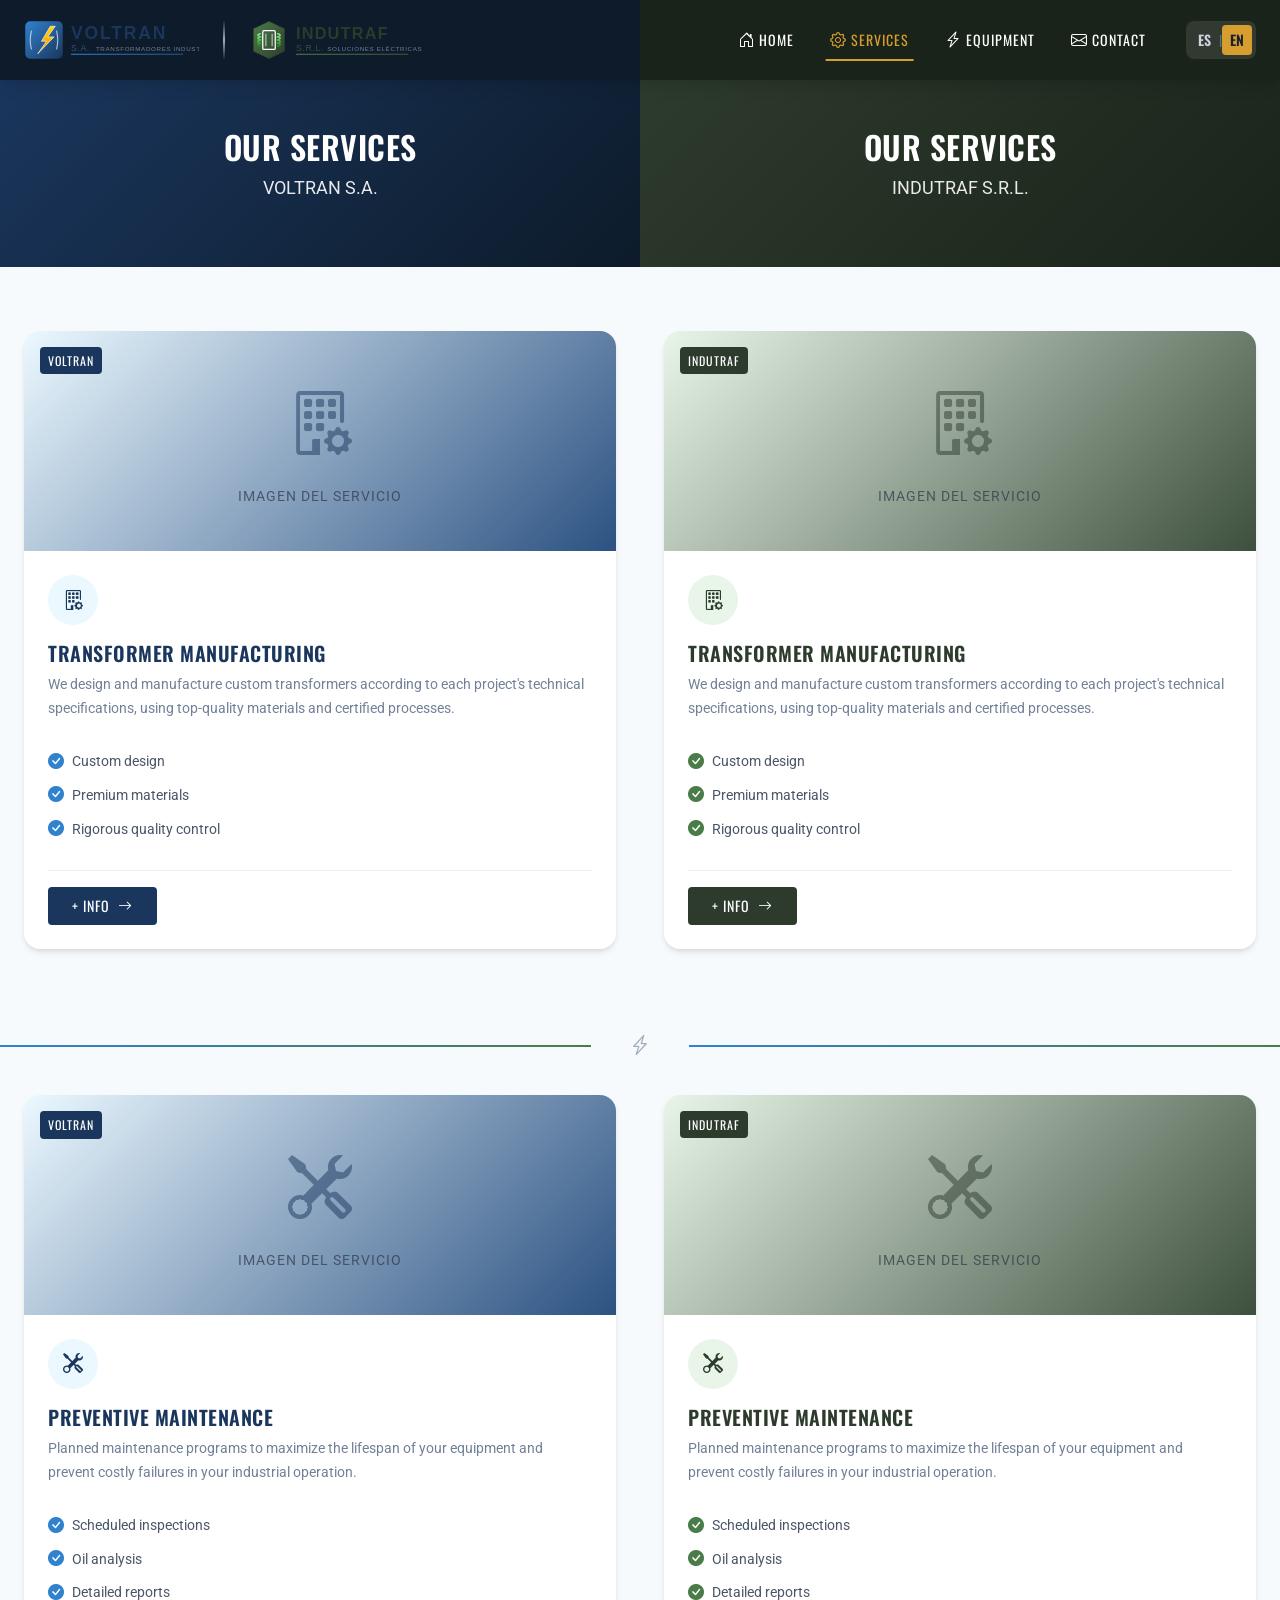
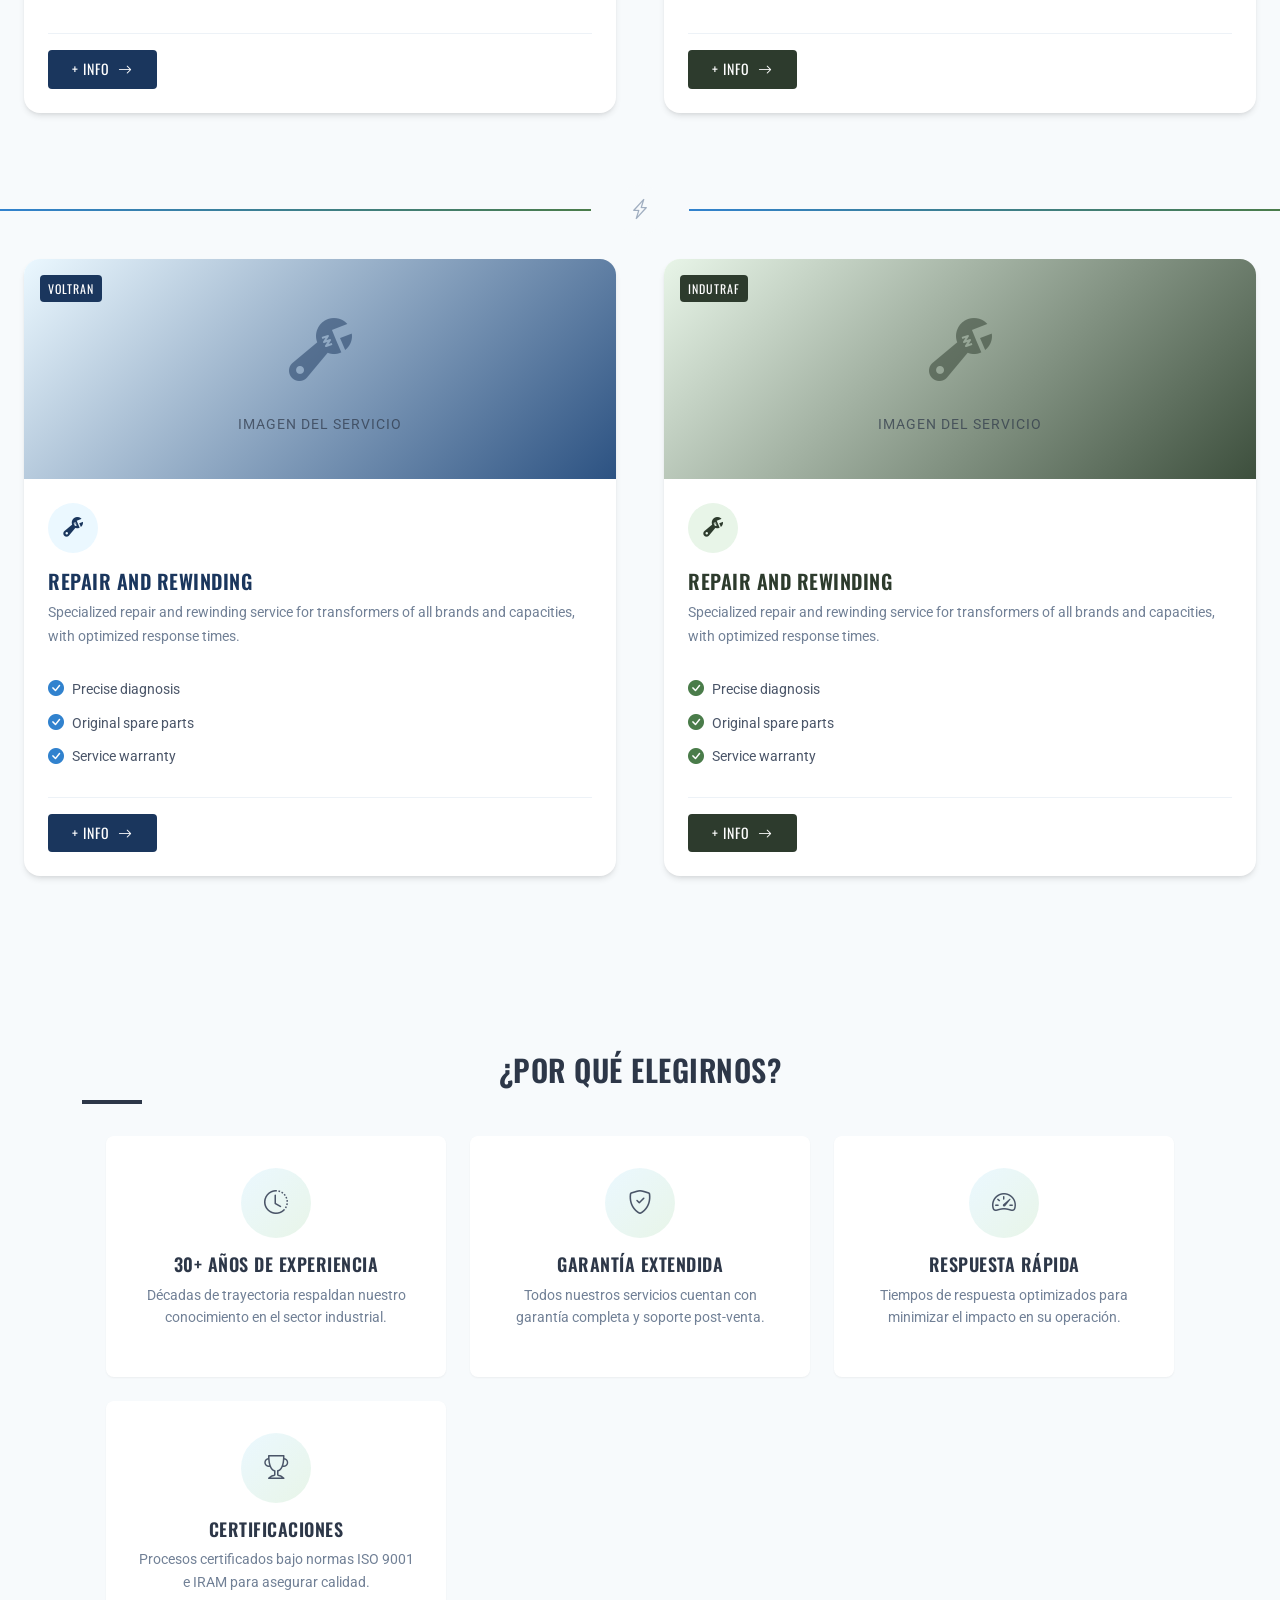
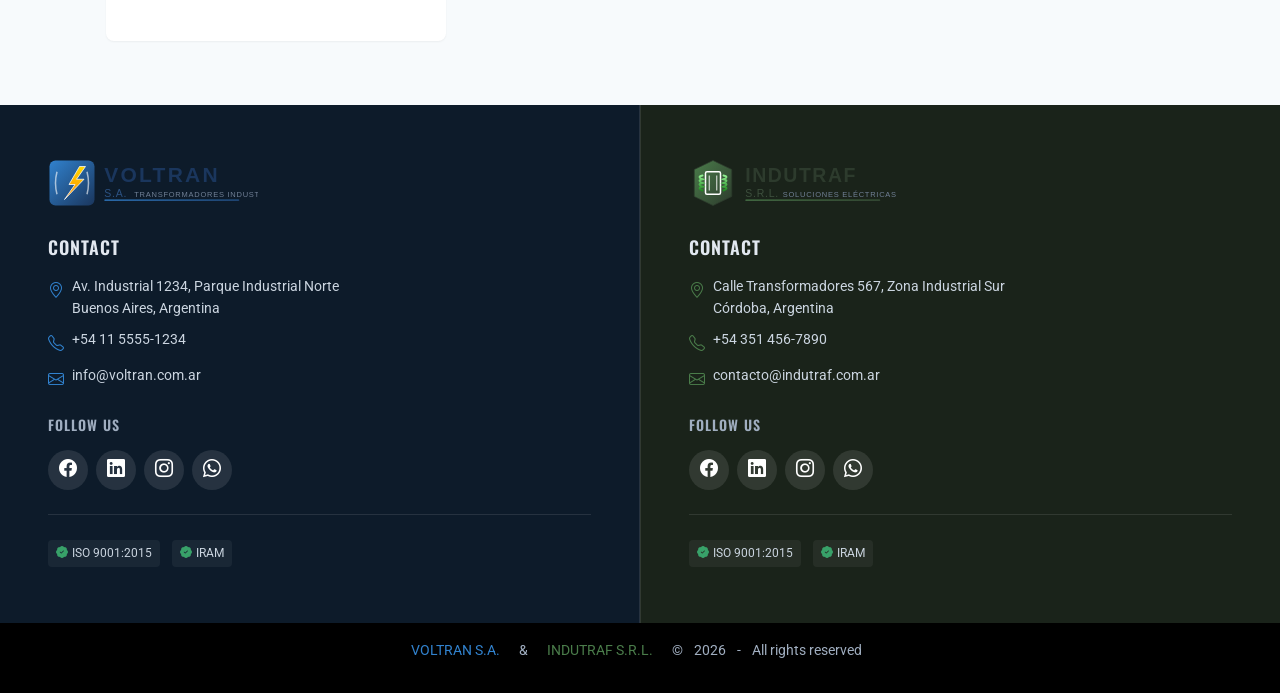
<file: docs/servicios.html>
<!DOCTYPE html>
<html lang="es">
<head>
    <meta charset="UTF-8">
    <meta name="viewport" content="width=device-width, initial-scale=1.0">
    <meta name="description" content="Servicios de fabricación, mantenimiento y reparación de transformadores industriales - VOLTRAN S.A. e INDUTRAF S.R.L.">
    <meta name="keywords" content="servicios transformadores, fabricación transformadores, mantenimiento, reparación, rebobinado">
    <meta name="author" content="VOLTRAN S.A. & INDUTRAF S.R.L.">

    <title>Servicios | VOLTRAN & INDUTRAF - Transformadores Industriales</title>

    <!-- Favicon -->
    <link rel="icon" type="image/svg+xml" href="img/logos/logo-voltran.svg">

    <!-- Bootstrap CSS -->
    <link href="https://cdn.jsdelivr.net/npm/bootstrap@5.3.2/dist/css/bootstrap.min.css" rel="stylesheet">

    <!-- Bootstrap Icons -->
    <link href="https://cdn.jsdelivr.net/npm/bootstrap-icons@1.11.1/font/bootstrap-icons.css" rel="stylesheet">

    <!-- Custom CSS -->
    <link rel="stylesheet" href="css/styles.css">
    <link rel="stylesheet" href="css/header.css">
    <link rel="stylesheet" href="css/footer.css">
    <link rel="stylesheet" href="css/servicios.css">
    <link rel="stylesheet" href="css/responsive.css">
</head>
<body>
    <!-- Header Container -->
    <div id="header-container"></div>

    <!-- Main Content -->
    <main class="main-content" id="main-content">

        <!-- Page Header -->
        <section class="page-header-split">
            <div class="page-header-half page-header-voltran">
                <h1 class="page-title" data-translate="services_title">Nuestros Servicios</h1>
                <p class="page-subtitle">VOLTRAN S.A.</p>
            </div>
            <div class="page-header-half page-header-indutraf">
                <h1 class="page-title" data-translate="services_title">Nuestros Servicios</h1>
                <p class="page-subtitle">INDUTRAF S.R.L.</p>
            </div>
        </section>

        <!-- Services Container -->
        <section class="services-container">

            <!-- Service 1: Fabricación -->
            <div class="services-row">
                <!-- VOLTRAN -->
                <div class="service-column service-column-voltran">
                    <article class="service-card animate-on-scroll">
                        <div class="service-img-container">
                            <div class="service-img-placeholder">
                                <i class="bi bi-building-gear"></i>
                                <span>Imagen del servicio</span>
                            </div>
                            <span class="service-badge">VOLTRAN</span>
                        </div>
                        <div class="service-body">
                            <div class="service-icon">
                                <i class="bi bi-building-gear"></i>
                            </div>
                            <h3 class="service-title" data-translate="service_manufacturing">Fabricación de Transformadores</h3>
                            <p class="service-description" data-translate="service_manufacturing_desc">
                                Diseñamos y fabricamos transformadores a medida según las especificaciones técnicas de cada proyecto, utilizando materiales de primera calidad y procesos certificados.
                            </p>
                            <ul class="service-features">
                                <li>
                                    <i class="bi bi-check-circle-fill"></i>
                                    <span data-translate="service_manufacturing_feature1">Diseño personalizado</span>
                                </li>
                                <li>
                                    <i class="bi bi-check-circle-fill"></i>
                                    <span data-translate="service_manufacturing_feature2">Materiales premium</span>
                                </li>
                                <li>
                                    <i class="bi bi-check-circle-fill"></i>
                                    <span data-translate="service_manufacturing_feature3">Control de calidad riguroso</span>
                                </li>
                            </ul>
                            <div class="service-footer">
                                <a href="contacto.html?empresa=voltran&servicio=fabricacion" class="service-btn">
                                    <span data-translate="btn_more_info">+ Info</span>
                                    <i class="bi bi-arrow-right"></i>
                                </a>
                            </div>
                        </div>
                    </article>
                </div>

                <!-- INDUTRAF -->
                <div class="service-column service-column-indutraf">
                    <article class="service-card animate-on-scroll">
                        <div class="service-img-container">
                            <div class="service-img-placeholder">
                                <i class="bi bi-building-gear"></i>
                                <span>Imagen del servicio</span>
                            </div>
                            <span class="service-badge">INDUTRAF</span>
                        </div>
                        <div class="service-body">
                            <div class="service-icon">
                                <i class="bi bi-building-gear"></i>
                            </div>
                            <h3 class="service-title" data-translate="service_manufacturing">Fabricación de Transformadores</h3>
                            <p class="service-description" data-translate="service_manufacturing_desc">
                                Diseñamos y fabricamos transformadores a medida según las especificaciones técnicas de cada proyecto, utilizando materiales de primera calidad y procesos certificados.
                            </p>
                            <ul class="service-features">
                                <li>
                                    <i class="bi bi-check-circle-fill"></i>
                                    <span data-translate="service_manufacturing_feature1">Diseño personalizado</span>
                                </li>
                                <li>
                                    <i class="bi bi-check-circle-fill"></i>
                                    <span data-translate="service_manufacturing_feature2">Materiales premium</span>
                                </li>
                                <li>
                                    <i class="bi bi-check-circle-fill"></i>
                                    <span data-translate="service_manufacturing_feature3">Control de calidad riguroso</span>
                                </li>
                            </ul>
                            <div class="service-footer">
                                <a href="contacto.html?empresa=indutraf&servicio=fabricacion" class="service-btn">
                                    <span data-translate="btn_more_info">+ Info</span>
                                    <i class="bi bi-arrow-right"></i>
                                </a>
                            </div>
                        </div>
                    </article>
                </div>
            </div>

            <!-- Divider -->
            <div class="service-divider">
                <div class="service-divider-line"></div>
                <div class="service-divider-icon">
                    <i class="bi bi-lightning-charge"></i>
                </div>
                <div class="service-divider-line"></div>
            </div>

            <!-- Service 2: Mantenimiento -->
            <div class="services-row">
                <!-- VOLTRAN -->
                <div class="service-column service-column-voltran">
                    <article class="service-card animate-on-scroll">
                        <div class="service-img-container">
                            <div class="service-img-placeholder">
                                <i class="bi bi-tools"></i>
                                <span>Imagen del servicio</span>
                            </div>
                            <span class="service-badge">VOLTRAN</span>
                        </div>
                        <div class="service-body">
                            <div class="service-icon">
                                <i class="bi bi-tools"></i>
                            </div>
                            <h3 class="service-title" data-translate="service_maintenance">Mantenimiento Preventivo</h3>
                            <p class="service-description" data-translate="service_maintenance_desc">
                                Programas de mantenimiento planificado para maximizar la vida útil de sus equipos y prevenir fallas costosas en su operación industrial.
                            </p>
                            <ul class="service-features">
                                <li>
                                    <i class="bi bi-check-circle-fill"></i>
                                    <span data-translate="service_maintenance_feature1">Inspecciones programadas</span>
                                </li>
                                <li>
                                    <i class="bi bi-check-circle-fill"></i>
                                    <span data-translate="service_maintenance_feature2">Análisis de aceite</span>
                                </li>
                                <li>
                                    <i class="bi bi-check-circle-fill"></i>
                                    <span data-translate="service_maintenance_feature3">Reportes detallados</span>
                                </li>
                            </ul>
                            <div class="service-footer">
                                <a href="contacto.html?empresa=voltran&servicio=mantenimiento" class="service-btn">
                                    <span data-translate="btn_more_info">+ Info</span>
                                    <i class="bi bi-arrow-right"></i>
                                </a>
                            </div>
                        </div>
                    </article>
                </div>

                <!-- INDUTRAF -->
                <div class="service-column service-column-indutraf">
                    <article class="service-card animate-on-scroll">
                        <div class="service-img-container">
                            <div class="service-img-placeholder">
                                <i class="bi bi-tools"></i>
                                <span>Imagen del servicio</span>
                            </div>
                            <span class="service-badge">INDUTRAF</span>
                        </div>
                        <div class="service-body">
                            <div class="service-icon">
                                <i class="bi bi-tools"></i>
                            </div>
                            <h3 class="service-title" data-translate="service_maintenance">Mantenimiento Preventivo</h3>
                            <p class="service-description" data-translate="service_maintenance_desc">
                                Programas de mantenimiento planificado para maximizar la vida útil de sus equipos y prevenir fallas costosas en su operación industrial.
                            </p>
                            <ul class="service-features">
                                <li>
                                    <i class="bi bi-check-circle-fill"></i>
                                    <span data-translate="service_maintenance_feature1">Inspecciones programadas</span>
                                </li>
                                <li>
                                    <i class="bi bi-check-circle-fill"></i>
                                    <span data-translate="service_maintenance_feature2">Análisis de aceite</span>
                                </li>
                                <li>
                                    <i class="bi bi-check-circle-fill"></i>
                                    <span data-translate="service_maintenance_feature3">Reportes detallados</span>
                                </li>
                            </ul>
                            <div class="service-footer">
                                <a href="contacto.html?empresa=indutraf&servicio=mantenimiento" class="service-btn">
                                    <span data-translate="btn_more_info">+ Info</span>
                                    <i class="bi bi-arrow-right"></i>
                                </a>
                            </div>
                        </div>
                    </article>
                </div>
            </div>

            <!-- Divider -->
            <div class="service-divider">
                <div class="service-divider-line"></div>
                <div class="service-divider-icon">
                    <i class="bi bi-lightning-charge"></i>
                </div>
                <div class="service-divider-line"></div>
            </div>

            <!-- Service 3: Reparación -->
            <div class="services-row">
                <!-- VOLTRAN -->
                <div class="service-column service-column-voltran">
                    <article class="service-card animate-on-scroll">
                        <div class="service-img-container">
                            <div class="service-img-placeholder">
                                <i class="bi bi-wrench-adjustable"></i>
                                <span>Imagen del servicio</span>
                            </div>
                            <span class="service-badge">VOLTRAN</span>
                        </div>
                        <div class="service-body">
                            <div class="service-icon">
                                <i class="bi bi-wrench-adjustable"></i>
                            </div>
                            <h3 class="service-title" data-translate="service_repair">Reparación y Rebobinado</h3>
                            <p class="service-description" data-translate="service_repair_desc">
                                Servicio especializado de reparación y rebobinado de transformadores de todas las marcas y capacidades, con tiempos de respuesta optimizados.
                            </p>
                            <ul class="service-features">
                                <li>
                                    <i class="bi bi-check-circle-fill"></i>
                                    <span data-translate="service_repair_feature1">Diagnóstico preciso</span>
                                </li>
                                <li>
                                    <i class="bi bi-check-circle-fill"></i>
                                    <span data-translate="service_repair_feature2">Repuestos originales</span>
                                </li>
                                <li>
                                    <i class="bi bi-check-circle-fill"></i>
                                    <span data-translate="service_repair_feature3">Garantía de servicio</span>
                                </li>
                            </ul>
                            <div class="service-footer">
                                <a href="contacto.html?empresa=voltran&servicio=reparacion" class="service-btn">
                                    <span data-translate="btn_more_info">+ Info</span>
                                    <i class="bi bi-arrow-right"></i>
                                </a>
                            </div>
                        </div>
                    </article>
                </div>

                <!-- INDUTRAF -->
                <div class="service-column service-column-indutraf">
                    <article class="service-card animate-on-scroll">
                        <div class="service-img-container">
                            <div class="service-img-placeholder">
                                <i class="bi bi-wrench-adjustable"></i>
                                <span>Imagen del servicio</span>
                            </div>
                            <span class="service-badge">INDUTRAF</span>
                        </div>
                        <div class="service-body">
                            <div class="service-icon">
                                <i class="bi bi-wrench-adjustable"></i>
                            </div>
                            <h3 class="service-title" data-translate="service_repair">Reparación y Rebobinado</h3>
                            <p class="service-description" data-translate="service_repair_desc">
                                Servicio especializado de reparación y rebobinado de transformadores de todas las marcas y capacidades, con tiempos de respuesta optimizados.
                            </p>
                            <ul class="service-features">
                                <li>
                                    <i class="bi bi-check-circle-fill"></i>
                                    <span data-translate="service_repair_feature1">Diagnóstico preciso</span>
                                </li>
                                <li>
                                    <i class="bi bi-check-circle-fill"></i>
                                    <span data-translate="service_repair_feature2">Repuestos originales</span>
                                </li>
                                <li>
                                    <i class="bi bi-check-circle-fill"></i>
                                    <span data-translate="service_repair_feature3">Garantía de servicio</span>
                                </li>
                            </ul>
                            <div class="service-footer">
                                <a href="contacto.html?empresa=indutraf&servicio=reparacion" class="service-btn">
                                    <span data-translate="btn_more_info">+ Info</span>
                                    <i class="bi bi-arrow-right"></i>
                                </a>
                            </div>
                        </div>
                    </article>
                </div>
            </div>

        </section>

        <!-- Why Choose Us Section -->
        <section class="why-choose-section">
            <div class="container">
                <h2 class="section-title text-center" style="color: var(--gray-800);">¿Por qué elegirnos?</h2>
                <div class="why-choose-grid">
                    <div class="why-choose-item animate-on-scroll">
                        <div class="why-choose-icon">
                            <i class="bi bi-clock-history"></i>
                        </div>
                        <h4 class="why-choose-title">30+ Años de Experiencia</h4>
                        <p class="why-choose-text">Décadas de trayectoria respaldan nuestro conocimiento en el sector industrial.</p>
                    </div>
                    <div class="why-choose-item animate-on-scroll">
                        <div class="why-choose-icon">
                            <i class="bi bi-shield-check"></i>
                        </div>
                        <h4 class="why-choose-title">Garantía Extendida</h4>
                        <p class="why-choose-text">Todos nuestros servicios cuentan con garantía completa y soporte post-venta.</p>
                    </div>
                    <div class="why-choose-item animate-on-scroll">
                        <div class="why-choose-icon">
                            <i class="bi bi-speedometer2"></i>
                        </div>
                        <h4 class="why-choose-title">Respuesta Rápida</h4>
                        <p class="why-choose-text">Tiempos de respuesta optimizados para minimizar el impacto en su operación.</p>
                    </div>
                    <div class="why-choose-item animate-on-scroll">
                        <div class="why-choose-icon">
                            <i class="bi bi-trophy"></i>
                        </div>
                        <h4 class="why-choose-title">Certificaciones</h4>
                        <p class="why-choose-text">Procesos certificados bajo normas ISO 9001 e IRAM para asegurar calidad.</p>
                    </div>
                </div>
            </div>
        </section>

    </main>

    <!-- Footer Container -->
    <div id="footer-container"></div>

    <!-- JavaScript -->
    <script src="js/translations.js"></script>
    <script src="js/language-switcher.js"></script>
    <script src="js/components.js"></script>
    <script src="js/main.js"></script>

    <!-- Bootstrap JS -->
    <script src="https://cdn.jsdelivr.net/npm/bootstrap@5.3.2/dist/js/bootstrap.bundle.min.js"></script>
</body>
</html>
</file>
<file: docs/css/styles.css>
/* ============================================
   STYLES.CSS - Estilos Generales y Variables
   Transformadores Web - VOLTRAN & INDUTRAF
   ============================================ */

/* Google Fonts */
@import url('https://fonts.googleapis.com/css2?family=Oswald:wght@400;500;600;700&family=Roboto:wght@300;400;500;700&display=swap');

/* ============================================
   CSS Variables / Custom Properties
   ============================================ */
:root {
    /* Colores Empresa A - VOLTRAN */
    --voltran-primary: #1a365d;
    --voltran-secondary: #2c5282;
    --voltran-accent: #3182ce;
    --voltran-light: #ebf8ff;
    --voltran-dark: #0d1b2a;

    /* Colores Empresa B - INDUTRAF */
    --indutraf-primary: #2d3b2d;
    --indutraf-secondary: #3d4f3d;
    --indutraf-accent: #4a7c4a;
    --indutraf-light: #e8f5e8;
    --indutraf-dark: #1a231a;

    /* Colores Neutros */
    --white: #ffffff;
    --black: #000000;
    --gray-100: #f7fafc;
    --gray-200: #edf2f7;
    --gray-300: #e2e8f0;
    --gray-400: #cbd5e0;
    --gray-500: #a0aec0;
    --gray-600: #718096;
    --gray-700: #4a5568;
    --gray-800: #2d3748;
    --gray-900: #1a202c;

    /* Colores de Estado */
    --success: #38a169;
    --warning: #d69e2e;
    --error: #e53e3e;
    --info: #3182ce;

    /* Tipografía */
    --font-heading: 'Oswald', sans-serif;
    --font-body: 'Roboto', sans-serif;

    /* Tamaños de Fuente */
    --text-xs: 0.75rem;
    --text-sm: 0.875rem;
    --text-base: 1rem;
    --text-lg: 1.125rem;
    --text-xl: 1.25rem;
    --text-2xl: 1.5rem;
    --text-3xl: 1.875rem;
    --text-4xl: 2.25rem;
    --text-5xl: 3rem;

    /* Espaciado */
    --spacing-xs: 0.25rem;
    --spacing-sm: 0.5rem;
    --spacing-md: 1rem;
    --spacing-lg: 1.5rem;
    --spacing-xl: 2rem;
    --spacing-2xl: 3rem;
    --spacing-3xl: 4rem;

    /* Bordes */
    --border-radius-sm: 0.25rem;
    --border-radius-md: 0.5rem;
    --border-radius-lg: 1rem;

    /* Sombras */
    --shadow-sm: 0 1px 2px 0 rgba(0, 0, 0, 0.05);
    --shadow-md: 0 4px 6px -1px rgba(0, 0, 0, 0.1), 0 2px 4px -1px rgba(0, 0, 0, 0.06);
    --shadow-lg: 0 10px 15px -3px rgba(0, 0, 0, 0.1), 0 4px 6px -2px rgba(0, 0, 0, 0.05);
    --shadow-xl: 0 20px 25px -5px rgba(0, 0, 0, 0.1), 0 10px 10px -5px rgba(0, 0, 0, 0.04);

    /* Transiciones */
    --transition-fast: 150ms ease-in-out;
    --transition-base: 300ms ease-in-out;
    --transition-slow: 500ms ease-in-out;

    /* Z-index */
    --z-dropdown: 1000;
    --z-sticky: 1020;
    --z-fixed: 1030;
    --z-modal-backdrop: 1040;
    --z-modal: 1050;
    --z-popover: 1060;
    --z-tooltip: 1070;
}

/* ============================================
   Reset y Base
   ============================================ */
*,
*::before,
*::after {
    box-sizing: border-box;
    margin: 0;
    padding: 0;
}

html {
    scroll-behavior: smooth;
    font-size: 16px;
}

body {
    font-family: var(--font-body);
    font-size: var(--text-base);
    line-height: 1.6;
    color: var(--gray-800);
    background-color: var(--gray-100);
    min-height: 100vh;
    display: flex;
    flex-direction: column;
}

/* ============================================
   Tipografía
   ============================================ */
h1, h2, h3, h4, h5, h6 {
    font-family: var(--font-heading);
    font-weight: 600;
    line-height: 1.2;
    margin-bottom: var(--spacing-md);
    text-transform: uppercase;
    letter-spacing: 0.5px;
}

h1 { font-size: var(--text-5xl); }
h2 { font-size: var(--text-4xl); }
h3 { font-size: var(--text-3xl); }
h4 { font-size: var(--text-2xl); }
h5 { font-size: var(--text-xl); }
h6 { font-size: var(--text-lg); }

p {
    margin-bottom: var(--spacing-md);
}

a {
    color: inherit;
    text-decoration: none;
    transition: color var(--transition-fast);
}

a:hover {
    text-decoration: none;
}

/* ============================================
   Layout Principal - División Horizontal
   ============================================ */
.main-content {
    flex: 1;
    padding-top: 80px; /* Espacio para header fijo */
}

.split-container {
    display: flex;
    flex-wrap: wrap;
    min-height: calc(100vh - 80px);
}

.company-section {
    flex: 1 1 50%;
    min-width: 300px;
    padding: var(--spacing-2xl);
    position: relative;
}

/* Empresa A - VOLTRAN */
.section-voltran {
    background: linear-gradient(135deg, var(--voltran-light) 0%, var(--white) 100%);
    border-right: 3px solid var(--voltran-primary);
}

.section-voltran .section-title {
    color: var(--voltran-primary);
}

.section-voltran .btn-primary {
    background-color: var(--voltran-primary);
    border-color: var(--voltran-primary);
}

.section-voltran .btn-primary:hover {
    background-color: var(--voltran-secondary);
    border-color: var(--voltran-secondary);
}

.section-voltran .accent-border {
    border-color: var(--voltran-accent);
}

.section-voltran .highlight {
    color: var(--voltran-accent);
}

/* Empresa B - INDUTRAF */
.section-indutraf {
    background: linear-gradient(135deg, var(--indutraf-light) 0%, var(--white) 100%);
    border-left: 3px solid var(--indutraf-primary);
}

.section-indutraf .section-title {
    color: var(--indutraf-primary);
}

.section-indutraf .btn-primary {
    background-color: var(--indutraf-primary);
    border-color: var(--indutraf-primary);
}

.section-indutraf .btn-primary:hover {
    background-color: var(--indutraf-secondary);
    border-color: var(--indutraf-secondary);
}

.section-indutraf .accent-border {
    border-color: var(--indutraf-accent);
}

.section-indutraf .highlight {
    color: var(--indutraf-accent);
}

/* ============================================
   Componentes Comunes
   ============================================ */

/* Títulos de Sección */
.section-title {
    font-size: var(--text-3xl);
    margin-bottom: var(--spacing-xl);
    position: relative;
    padding-bottom: var(--spacing-md);
}

.section-title::after {
    content: '';
    position: absolute;
    bottom: 0;
    left: 0;
    width: 60px;
    height: 4px;
    background: currentColor;
}

.section-voltran .section-title::after {
    background: var(--voltran-accent);
}

.section-indutraf .section-title::after {
    background: var(--indutraf-accent);
}

/* Cards */
.card-industrial {
    background: var(--white);
    border-radius: var(--border-radius-md);
    box-shadow: var(--shadow-md);
    overflow: hidden;
    transition: transform var(--transition-base), box-shadow var(--transition-base);
    height: 100%;
}

.card-industrial:hover {
    transform: translateY(-5px);
    box-shadow: var(--shadow-xl);
}

.card-industrial .card-img-container {
    position: relative;
    height: 200px;
    overflow: hidden;
    background-color: var(--gray-200);
}

.card-industrial .card-img-container img {
    width: 100%;
    height: 100%;
    object-fit: cover;
    transition: transform var(--transition-slow);
}

.card-industrial:hover .card-img-container img {
    transform: scale(1.05);
}

.card-industrial .card-img-placeholder {
    width: 100%;
    height: 100%;
    display: flex;
    align-items: center;
    justify-content: center;
    background: linear-gradient(45deg, var(--gray-300), var(--gray-200));
}

.card-industrial .card-img-placeholder i {
    font-size: 4rem;
    color: var(--gray-400);
}

.card-industrial .card-body {
    padding: var(--spacing-lg);
}

.card-industrial .card-title {
    font-family: var(--font-heading);
    font-size: var(--text-xl);
    margin-bottom: var(--spacing-sm);
}

.card-industrial .card-text {
    color: var(--gray-600);
    font-size: var(--text-sm);
    margin-bottom: var(--spacing-md);
}

/* Botones */
.btn {
    font-family: var(--font-heading);
    text-transform: uppercase;
    letter-spacing: 1px;
    font-weight: 500;
    padding: var(--spacing-sm) var(--spacing-lg);
    border-radius: var(--border-radius-sm);
    transition: all var(--transition-fast);
}

.btn-info-more {
    display: inline-flex;
    align-items: center;
    gap: var(--spacing-sm);
    font-size: var(--text-sm);
}

.btn-info-more i {
    transition: transform var(--transition-fast);
}

.btn-info-more:hover i {
    transform: translateX(3px);
}

/* Estilo Industrial - Detalles decorativos */
.industrial-badge {
    display: inline-flex;
    align-items: center;
    gap: var(--spacing-xs);
    padding: var(--spacing-xs) var(--spacing-sm);
    background: var(--gray-800);
    color: var(--white);
    font-size: var(--text-xs);
    font-family: var(--font-heading);
    text-transform: uppercase;
    letter-spacing: 1px;
}

.industrial-divider {
    display: flex;
    align-items: center;
    gap: var(--spacing-md);
    margin: var(--spacing-xl) 0;
}

.industrial-divider::before,
.industrial-divider::after {
    content: '';
    flex: 1;
    height: 2px;
    background: linear-gradient(to right, transparent, var(--gray-300), transparent);
}

.industrial-divider i {
    color: var(--gray-400);
    font-size: var(--text-lg);
}

/* Iconos técnicos */
.tech-icon {
    width: 60px;
    height: 60px;
    display: flex;
    align-items: center;
    justify-content: center;
    border-radius: 50%;
    margin-bottom: var(--spacing-md);
}

.section-voltran .tech-icon {
    background: var(--voltran-light);
    color: var(--voltran-primary);
}

.section-indutraf .tech-icon {
    background: var(--indutraf-light);
    color: var(--indutraf-primary);
}

.tech-icon i {
    font-size: var(--text-2xl);
}

/* Estadísticas */
.stats-container {
    display: flex;
    gap: var(--spacing-lg);
    flex-wrap: wrap;
    margin: var(--spacing-xl) 0;
}

.stat-item {
    text-align: center;
    padding: var(--spacing-md);
}

.stat-number {
    font-family: var(--font-heading);
    font-size: var(--text-4xl);
    font-weight: 700;
    line-height: 1;
}

.section-voltran .stat-number {
    color: var(--voltran-primary);
}

.section-indutraf .stat-number {
    color: var(--indutraf-primary);
}

.stat-label {
    font-size: var(--text-sm);
    color: var(--gray-600);
    text-transform: uppercase;
    letter-spacing: 1px;
}

/* ============================================
   Utilidades
   ============================================ */
.text-center { text-align: center; }
.text-left { text-align: left; }
.text-right { text-align: right; }

.mt-1 { margin-top: var(--spacing-sm); }
.mt-2 { margin-top: var(--spacing-md); }
.mt-3 { margin-top: var(--spacing-lg); }
.mt-4 { margin-top: var(--spacing-xl); }
.mt-5 { margin-top: var(--spacing-2xl); }

.mb-1 { margin-bottom: var(--spacing-sm); }
.mb-2 { margin-bottom: var(--spacing-md); }
.mb-3 { margin-bottom: var(--spacing-lg); }
.mb-4 { margin-bottom: var(--spacing-xl); }
.mb-5 { margin-bottom: var(--spacing-2xl); }

.py-section {
    padding-top: var(--spacing-3xl);
    padding-bottom: var(--spacing-3xl);
}

/* ============================================
   Animaciones
   ============================================ */
@keyframes fadeInUp {
    from {
        opacity: 0;
        transform: translateY(20px);
    }
    to {
        opacity: 1;
        transform: translateY(0);
    }
}

@keyframes pulse {
    0%, 100% {
        opacity: 1;
    }
    50% {
        opacity: 0.7;
    }
}

.animate-fadeInUp {
    animation: fadeInUp 0.6s ease-out forwards;
}

.animate-pulse {
    animation: pulse 2s infinite;
}

/* Delay classes para animaciones escalonadas */
.delay-100 { animation-delay: 100ms; }
.delay-200 { animation-delay: 200ms; }
.delay-300 { animation-delay: 300ms; }
.delay-400 { animation-delay: 400ms; }
.delay-500 { animation-delay: 500ms; }
</file>
<file: docs/css/header.css>
/* ============================================
   HEADER.CSS - Estilos del Header y Navegación
   Transformadores Web - VOLTRAN & INDUTRAF
   ============================================ */

/* ============================================
   Header Principal
   ============================================ */
.main-header {
    position: fixed;
    top: 0;
    left: 0;
    right: 0;
    z-index: var(--z-fixed);
    background: linear-gradient(to right, var(--voltran-dark) 50%, var(--indutraf-dark) 50%);
    box-shadow: var(--shadow-lg);
    height: 80px;
}

.header-container {
    display: flex;
    align-items: center;
    justify-content: space-between;
    height: 100%;
    max-width: 1400px;
    margin: 0 auto;
    padding: 0 var(--spacing-lg);
}

/* ============================================
   Logos Container
   ============================================ */
.logos-container {
    display: flex;
    align-items: center;
    gap: var(--spacing-lg);
}

.logo-wrapper {
    display: flex;
    align-items: center;
    transition: transform var(--transition-fast);
}

.logo-wrapper:hover {
    transform: scale(1.05);
}

.logo-wrapper img,
.logo-wrapper svg {
    height: 50px;
    width: auto;
}

.logo-divider {
    width: 2px;
    height: 40px;
    background: linear-gradient(to bottom, transparent, var(--gray-500), transparent);
}

/* ============================================
   Navegación Principal
   ============================================ */
.main-nav {
    display: flex;
    align-items: center;
}

.nav-menu {
    display: flex;
    align-items: center;
    list-style: none;
    margin: 0;
    padding: 0;
    gap: var(--spacing-xs);
}

.nav-item {
    position: relative;
}

.nav-link {
    display: flex;
    align-items: center;
    gap: var(--spacing-xs);
    padding: var(--spacing-sm) var(--spacing-md);
    color: var(--white);
    font-family: var(--font-heading);
    font-size: var(--text-sm);
    text-transform: uppercase;
    letter-spacing: 1px;
    transition: all var(--transition-fast);
    border-radius: var(--border-radius-sm);
    position: relative;
    overflow: hidden;
}

.nav-link::before {
    content: '';
    position: absolute;
    bottom: 0;
    left: 50%;
    width: 0;
    height: 2px;
    background: var(--warning);
    transition: all var(--transition-fast);
    transform: translateX(-50%);
}

.nav-link:hover {
    color: var(--warning);
}

.nav-link:hover::before {
    width: 80%;
}

.nav-link.active {
    color: var(--warning);
}

.nav-link.active::before {
    width: 80%;
}

.nav-link i {
    font-size: var(--text-base);
}

/* ============================================
   Language Toggle
   ============================================ */
.language-toggle {
    display: flex;
    align-items: center;
    margin-left: var(--spacing-lg);
    background: rgba(255, 255, 255, 0.1);
    border-radius: var(--border-radius-md);
    padding: var(--spacing-xs);
}

.lang-btn {
    padding: var(--spacing-xs) var(--spacing-sm);
    border: none;
    background: transparent;
    color: var(--gray-400);
    font-family: var(--font-heading);
    font-size: var(--text-sm);
    font-weight: 600;
    cursor: pointer;
    transition: all var(--transition-fast);
    border-radius: var(--border-radius-sm);
}

.lang-btn:hover {
    color: var(--white);
}

.lang-btn.active {
    background: var(--warning);
    color: var(--gray-900);
}

.lang-divider {
    color: var(--gray-600);
    font-size: var(--text-sm);
}

/* ============================================
   Mobile Menu Toggle
   ============================================ */
.mobile-menu-toggle {
    display: none;
    flex-direction: column;
    justify-content: space-around;
    width: 30px;
    height: 24px;
    background: transparent;
    border: none;
    cursor: pointer;
    padding: 0;
    z-index: var(--z-modal);
}

.mobile-menu-toggle span {
    width: 100%;
    height: 3px;
    background: var(--white);
    border-radius: 2px;
    transition: all var(--transition-fast);
    transform-origin: left;
}

.mobile-menu-toggle.active span:nth-child(1) {
    transform: rotate(45deg);
}

.mobile-menu-toggle.active span:nth-child(2) {
    opacity: 0;
    transform: translateX(-10px);
}

.mobile-menu-toggle.active span:nth-child(3) {
    transform: rotate(-45deg);
}

/* ============================================
   Mobile Navigation
   ============================================ */
@media (max-width: 991px) {
    .mobile-menu-toggle {
        display: flex;
    }

    .main-nav {
        position: fixed;
        top: 80px;
        left: 0;
        right: 0;
        bottom: 0;
        background: linear-gradient(135deg, var(--voltran-dark) 0%, var(--indutraf-dark) 100%);
        flex-direction: column;
        justify-content: flex-start;
        padding: var(--spacing-xl);
        transform: translateX(100%);
        transition: transform var(--transition-base);
        overflow-y: auto;
    }

    .main-nav.active {
        transform: translateX(0);
    }

    .nav-menu {
        flex-direction: column;
        width: 100%;
        gap: var(--spacing-sm);
    }

    .nav-item {
        width: 100%;
    }

    .nav-link {
        width: 100%;
        padding: var(--spacing-md);
        font-size: var(--text-base);
        justify-content: center;
        background: rgba(255, 255, 255, 0.05);
    }

    .nav-link::before {
        display: none;
    }

    .nav-link:hover,
    .nav-link.active {
        background: rgba(255, 255, 255, 0.1);
    }

    .language-toggle {
        margin-left: 0;
        margin-top: var(--spacing-xl);
        width: 100%;
        justify-content: center;
    }

    .lang-btn {
        padding: var(--spacing-sm) var(--spacing-lg);
        font-size: var(--text-base);
    }
}

/* ============================================
   Header Scroll Effect
   ============================================ */
.main-header.scrolled {
    height: 65px;
    box-shadow: var(--shadow-xl);
}

.main-header.scrolled .logo-wrapper img,
.main-header.scrolled .logo-wrapper svg {
    height: 40px;
}

.main-header.scrolled .nav-link {
    padding: var(--spacing-xs) var(--spacing-sm);
}

/* ============================================
   Skip to Content (Accesibilidad)
   ============================================ */
.skip-to-content {
    position: absolute;
    top: -100%;
    left: var(--spacing-md);
    padding: var(--spacing-sm) var(--spacing-md);
    background: var(--warning);
    color: var(--gray-900);
    font-weight: 600;
    z-index: var(--z-tooltip);
    border-radius: var(--border-radius-sm);
    transition: top var(--transition-fast);
}

.skip-to-content:focus {
    top: var(--spacing-md);
}
</file>
<file: docs/css/footer.css>
/* ============================================
   FOOTER.CSS - Estilos del Footer
   Transformadores Web - VOLTRAN & INDUTRAF
   ============================================ */

/* ============================================
   Footer Principal
   ============================================ */
.main-footer {
    background: linear-gradient(to right, var(--voltran-dark) 50%, var(--indutraf-dark) 50%);
    color: var(--white);
    margin-top: auto;
}

.footer-container {
    display: flex;
    flex-wrap: wrap;
}

/* ============================================
   Secciones del Footer (Dividido)
   ============================================ */
.footer-section {
    flex: 1 1 50%;
    min-width: 300px;
    padding: var(--spacing-2xl);
}

.footer-voltran {
    background: var(--voltran-dark);
    border-right: 1px solid rgba(255, 255, 255, 0.1);
}

.footer-indutraf {
    background: var(--indutraf-dark);
    border-left: 1px solid rgba(255, 255, 255, 0.1);
}

/* ============================================
   Logo en Footer
   ============================================ */
.footer-logo {
    margin-bottom: var(--spacing-lg);
}

.footer-logo img,
.footer-logo svg {
    height: 60px;
    width: auto;
}

/* ============================================
   Información de Contacto
   ============================================ */
.footer-contact {
    margin-bottom: var(--spacing-lg);
}

.footer-contact-title {
    font-family: var(--font-heading);
    font-size: var(--text-lg);
    text-transform: uppercase;
    letter-spacing: 1px;
    margin-bottom: var(--spacing-md);
    color: var(--gray-300);
}

.footer-contact-list {
    list-style: none;
    padding: 0;
    margin: 0;
}

.footer-contact-item {
    display: flex;
    align-items: flex-start;
    gap: var(--spacing-sm);
    margin-bottom: var(--spacing-sm);
    font-size: var(--text-sm);
    color: var(--gray-400);
}

.footer-contact-item i {
    margin-top: 3px;
    font-size: var(--text-base);
}

.footer-voltran .footer-contact-item i {
    color: var(--voltran-accent);
}

.footer-indutraf .footer-contact-item i {
    color: var(--indutraf-accent);
}

.footer-contact-item a {
    color: var(--gray-400);
    transition: color var(--transition-fast);
}

.footer-voltran .footer-contact-item a:hover {
    color: var(--voltran-accent);
}

.footer-indutraf .footer-contact-item a:hover {
    color: var(--indutraf-accent);
}

/* ============================================
   Redes Sociales
   ============================================ */
.footer-social {
    margin-top: var(--spacing-lg);
}

.footer-social-title {
    font-family: var(--font-heading);
    font-size: var(--text-sm);
    text-transform: uppercase;
    letter-spacing: 1px;
    margin-bottom: var(--spacing-md);
    color: var(--gray-500);
}

.social-links {
    display: flex;
    gap: var(--spacing-sm);
}

.social-link {
    display: flex;
    align-items: center;
    justify-content: center;
    width: 40px;
    height: 40px;
    border-radius: 50%;
    background: rgba(255, 255, 255, 0.1);
    color: var(--white);
    font-size: var(--text-lg);
    transition: all var(--transition-fast);
}

.social-link:hover {
    transform: translateY(-3px);
}

.footer-voltran .social-link:hover {
    background: var(--voltran-accent);
}

.footer-indutraf .social-link:hover {
    background: var(--indutraf-accent);
}

/* ============================================
   Certificaciones / Badges
   ============================================ */
.footer-certifications {
    margin-top: var(--spacing-lg);
    padding-top: var(--spacing-lg);
    border-top: 1px solid rgba(255, 255, 255, 0.1);
}

.certification-badge {
    display: inline-flex;
    align-items: center;
    gap: var(--spacing-xs);
    padding: var(--spacing-xs) var(--spacing-sm);
    background: rgba(255, 255, 255, 0.05);
    border-radius: var(--border-radius-sm);
    font-size: var(--text-xs);
    color: var(--gray-400);
    margin-right: var(--spacing-sm);
    margin-bottom: var(--spacing-sm);
}

.certification-badge i {
    color: var(--success);
}

/* ============================================
   Copyright Bar
   ============================================ */
.footer-copyright {
    background: var(--black);
    padding: var(--spacing-md) var(--spacing-lg);
    display: flex;
    justify-content: center;
    align-items: center;
    flex-wrap: wrap;
    gap: var(--spacing-md);
}

.copyright-text {
    font-size: var(--text-sm);
    color: var(--gray-500);
    text-align: center;
}

.copyright-text span {
    margin: 0 var(--spacing-sm);
}

.footer-voltran-copy {
    color: var(--voltran-accent);
}

.footer-indutraf-copy {
    color: var(--indutraf-accent);
}

/* ============================================
   Footer Responsive
   ============================================ */
@media (max-width: 991px) {
    .main-footer {
        background: var(--gray-900);
    }

    .footer-container {
        flex-direction: column;
    }

    .footer-section {
        flex: 1 1 100%;
        border-right: none;
        border-left: none;
        padding: var(--spacing-xl);
    }

    .footer-voltran {
        border-bottom: 1px solid rgba(255, 255, 255, 0.1);
    }

    .footer-indutraf {
        border-top: 1px solid rgba(255, 255, 255, 0.1);
    }

    .footer-logo {
        text-align: center;
    }

    .footer-contact,
    .footer-social {
        text-align: center;
    }

    .footer-contact-list {
        display: flex;
        flex-direction: column;
        align-items: center;
    }

    .footer-contact-item {
        justify-content: center;
    }

    .social-links {
        justify-content: center;
    }

    .footer-certifications {
        text-align: center;
    }
}

@media (max-width: 576px) {
    .footer-section {
        padding: var(--spacing-lg);
    }

    .footer-logo img,
    .footer-logo svg {
        height: 50px;
    }

    .copyright-text {
        flex-direction: column;
    }

    .copyright-text span {
        display: block;
        margin: var(--spacing-xs) 0;
    }
}

/* ============================================
   Back to Top Button
   ============================================ */
.back-to-top {
    position: fixed;
    bottom: var(--spacing-xl);
    right: var(--spacing-xl);
    width: 50px;
    height: 50px;
    display: flex;
    align-items: center;
    justify-content: center;
    background: linear-gradient(135deg, var(--voltran-primary), var(--indutraf-primary));
    color: var(--white);
    border: none;
    border-radius: 50%;
    font-size: var(--text-xl);
    cursor: pointer;
    opacity: 0;
    visibility: hidden;
    transform: translateY(20px);
    transition: all var(--transition-base);
    box-shadow: var(--shadow-lg);
    z-index: var(--z-sticky);
}

.back-to-top.visible {
    opacity: 1;
    visibility: visible;
    transform: translateY(0);
}

.back-to-top:hover {
    transform: translateY(-5px);
    box-shadow: var(--shadow-xl);
}
</file>
<file: docs/css/index.css>
/* ============================================
   INDEX.CSS - Estilos de la Página de Inicio
   Transformadores Web - VOLTRAN & INDUTRAF
   ============================================ */

/* ============================================
   Hero Section
   ============================================ */
.hero-section {
    min-height: calc(100vh - 80px);
    display: flex;
    flex-wrap: wrap;
}

.hero-half {
    flex: 1 1 50%;
    min-width: 300px;
    display: flex;
    flex-direction: column;
    justify-content: center;
    padding: var(--spacing-3xl);
    position: relative;
    overflow: hidden;
}

.hero-voltran {
    background: linear-gradient(135deg, var(--voltran-primary) 0%, var(--voltran-dark) 100%);
}

.hero-indutraf {
    background: linear-gradient(135deg, var(--indutraf-primary) 0%, var(--indutraf-dark) 100%);
}

/* Patrón decorativo de fondo */
.hero-half::before {
    content: '';
    position: absolute;
    top: 0;
    left: 0;
    right: 0;
    bottom: 0;
    background-image:
        linear-gradient(30deg, rgba(255,255,255,0.02) 12%, transparent 12.5%, transparent 87%, rgba(255,255,255,0.02) 87.5%, rgba(255,255,255,0.02)),
        linear-gradient(150deg, rgba(255,255,255,0.02) 12%, transparent 12.5%, transparent 87%, rgba(255,255,255,0.02) 87.5%, rgba(255,255,255,0.02)),
        linear-gradient(30deg, rgba(255,255,255,0.02) 12%, transparent 12.5%, transparent 87%, rgba(255,255,255,0.02) 87.5%, rgba(255,255,255,0.02)),
        linear-gradient(150deg, rgba(255,255,255,0.02) 12%, transparent 12.5%, transparent 87%, rgba(255,255,255,0.02) 87.5%, rgba(255,255,255,0.02));
    background-size: 80px 140px;
    opacity: 0.5;
}

.hero-content {
    position: relative;
    z-index: 1;
    color: var(--white);
}

.hero-badge {
    display: inline-block;
    padding: var(--spacing-xs) var(--spacing-md);
    background: rgba(255, 255, 255, 0.15);
    border-radius: var(--border-radius-sm);
    font-size: var(--text-xs);
    text-transform: uppercase;
    letter-spacing: 2px;
    margin-bottom: var(--spacing-md);
    backdrop-filter: blur(5px);
}

.hero-title {
    font-size: var(--text-5xl);
    font-weight: 700;
    margin-bottom: var(--spacing-md);
    line-height: 1.1;
}

.hero-subtitle {
    font-size: var(--text-xl);
    opacity: 0.9;
    margin-bottom: var(--spacing-xl);
    font-weight: 300;
}

.hero-cta {
    display: inline-flex;
    align-items: center;
    gap: var(--spacing-sm);
    padding: var(--spacing-md) var(--spacing-xl);
    background: var(--white);
    border-radius: var(--border-radius-sm);
    font-family: var(--font-heading);
    text-transform: uppercase;
    letter-spacing: 1px;
    font-weight: 600;
    transition: all var(--transition-fast);
}

.hero-voltran .hero-cta {
    color: var(--voltran-primary);
}

.hero-indutraf .hero-cta {
    color: var(--indutraf-primary);
}

.hero-cta:hover {
    transform: translateY(-3px);
    box-shadow: var(--shadow-xl);
}

.hero-cta i {
    transition: transform var(--transition-fast);
}

.hero-cta:hover i {
    transform: translateX(5px);
}

/* ============================================
   Historia Section
   ============================================ */
.history-section {
    padding: var(--spacing-3xl) 0;
}

.history-content {
    max-width: 600px;
}

.history-year {
    display: inline-block;
    font-family: var(--font-heading);
    font-size: var(--text-5xl);
    font-weight: 700;
    margin-bottom: var(--spacing-md);
}

.section-voltran .history-year {
    color: var(--voltran-primary);
}

.section-indutraf .history-year {
    color: var(--indutraf-primary);
}

.history-text {
    font-size: var(--text-lg);
    color: var(--gray-700);
    line-height: 1.8;
}

.history-text p {
    margin-bottom: var(--spacing-md);
}

/* Timeline decorativo */
.history-timeline {
    position: relative;
    padding-left: var(--spacing-xl);
    margin-top: var(--spacing-xl);
}

.history-timeline::before {
    content: '';
    position: absolute;
    left: 0;
    top: 0;
    bottom: 0;
    width: 3px;
}

.section-voltran .history-timeline::before {
    background: linear-gradient(to bottom, var(--voltran-accent), var(--voltran-light));
}

.section-indutraf .history-timeline::before {
    background: linear-gradient(to bottom, var(--indutraf-accent), var(--indutraf-light));
}

.timeline-item {
    position: relative;
    padding-bottom: var(--spacing-lg);
}

.timeline-item::before {
    content: '';
    position: absolute;
    left: calc(-1 * var(--spacing-xl) - 5px);
    top: 5px;
    width: 12px;
    height: 12px;
    border-radius: 50%;
}

.section-voltran .timeline-item::before {
    background: var(--voltran-accent);
    box-shadow: 0 0 0 4px var(--voltran-light);
}

.section-indutraf .timeline-item::before {
    background: var(--indutraf-accent);
    box-shadow: 0 0 0 4px var(--indutraf-light);
}

.timeline-year {
    font-family: var(--font-heading);
    font-size: var(--text-sm);
    font-weight: 600;
    text-transform: uppercase;
    letter-spacing: 1px;
    margin-bottom: var(--spacing-xs);
}

.section-voltran .timeline-year {
    color: var(--voltran-primary);
}

.section-indutraf .timeline-year {
    color: var(--indutraf-primary);
}

.timeline-text {
    font-size: var(--text-sm);
    color: var(--gray-600);
}

/* ============================================
   Stats Section
   ============================================ */
.stats-section {
    padding: var(--spacing-2xl) 0;
    margin-top: var(--spacing-xl);
}

.section-voltran .stats-section {
    background: var(--voltran-primary);
}

.section-indutraf .stats-section {
    background: var(--indutraf-primary);
}

.stats-grid {
    display: grid;
    grid-template-columns: repeat(auto-fit, minmax(120px, 1fr));
    gap: var(--spacing-lg);
    text-align: center;
}

.stats-section .stat-number {
    font-size: var(--text-4xl);
    color: var(--white);
}

.stats-section .stat-label {
    color: rgba(255, 255, 255, 0.8);
}

/* ============================================
   Values Section
   ============================================ */
.values-section {
    padding: var(--spacing-2xl) 0;
}

.values-grid {
    display: grid;
    grid-template-columns: repeat(auto-fit, minmax(200px, 1fr));
    gap: var(--spacing-lg);
}

.value-item {
    text-align: center;
    padding: var(--spacing-lg);
}

.value-icon {
    width: 70px;
    height: 70px;
    display: flex;
    align-items: center;
    justify-content: center;
    margin: 0 auto var(--spacing-md);
    border-radius: 50%;
    font-size: var(--text-2xl);
}

.section-voltran .value-icon {
    background: var(--voltran-light);
    color: var(--voltran-primary);
}

.section-indutraf .value-icon {
    background: var(--indutraf-light);
    color: var(--indutraf-primary);
}

.value-title {
    font-family: var(--font-heading);
    font-size: var(--text-lg);
    margin-bottom: var(--spacing-sm);
}

.value-text {
    font-size: var(--text-sm);
    color: var(--gray-600);
}

/* ============================================
   CTA Section
   ============================================ */
.cta-section {
    padding: var(--spacing-2xl);
    text-align: center;
    margin-top: var(--spacing-xl);
    border-radius: var(--border-radius-md);
}

.section-voltran .cta-section {
    background: linear-gradient(135deg, var(--voltran-light), var(--white));
    border: 2px solid var(--voltran-accent);
}

.section-indutraf .cta-section {
    background: linear-gradient(135deg, var(--indutraf-light), var(--white));
    border: 2px solid var(--indutraf-accent);
}

.cta-title {
    font-size: var(--text-2xl);
    margin-bottom: var(--spacing-md);
}

.cta-text {
    color: var(--gray-600);
    margin-bottom: var(--spacing-lg);
}
</file>
<file: docs/css/responsive.css>
/* ============================================
   RESPONSIVE.CSS - Media Queries
   Transformadores Web - VOLTRAN & INDUTRAF
   ============================================ */

/* ============================================
   Extra Large Devices (1400px and up)
   ============================================ */
@media (min-width: 1400px) {
    .container {
        max-width: 1320px;
    }

    .hero-title {
        font-size: 4rem;
    }
}

/* ============================================
   Large Devices (992px to 1399px)
   ============================================ */
@media (max-width: 1399px) {
    :root {
        --text-5xl: 2.5rem;
        --text-4xl: 2rem;
    }

    .hero-half {
        padding: var(--spacing-2xl);
    }
}

/* ============================================
   Medium Devices - Tablets (768px to 991px)
   ============================================ */
@media (max-width: 991px) {
    /* Typography adjustments */
    :root {
        --text-5xl: 2.25rem;
        --text-4xl: 1.875rem;
        --text-3xl: 1.5rem;
    }

    /* Split Layout - Stack vertically */
    .split-container,
    .hero-section,
    .contact-split,
    .footer-container,
    .page-header-split,
    .map-section {
        flex-direction: column;
    }

    .company-section,
    .hero-half,
    .contact-half,
    .footer-section,
    .page-header-half,
    .map-half {
        flex: 1 1 100%;
        border-right: none;
        border-left: none;
    }

    /* Borders for stacked sections */
    .section-voltran,
    .contact-voltran {
        border-bottom: 3px solid var(--voltran-primary);
        border-right: none;
    }

    .section-indutraf,
    .contact-indutraf {
        border-top: 3px solid var(--indutraf-primary);
        border-left: none;
    }

    /* Services and Equipment - Intercalated Layout */
    .services-container,
    .equipment-container {
        padding: var(--spacing-xl) 0;
    }

    .services-row,
    .equipment-row {
        flex-direction: column;
    }

    .service-column,
    .equipment-column {
        flex: 1 1 100%;
        padding: var(--spacing-md);
    }

    /* Order for intercalated display */
    .services-row:nth-child(1) .service-column-voltran { order: 1; }
    .services-row:nth-child(1) .service-column-indutraf { order: 2; }
    .services-row:nth-child(2) .service-column-voltran { order: 3; }
    .services-row:nth-child(2) .service-column-indutraf { order: 4; }
    .services-row:nth-child(3) .service-column-voltran { order: 5; }
    .services-row:nth-child(3) .service-column-indutraf { order: 6; }

    .equipment-row:nth-child(1) .equipment-column-voltran { order: 1; }
    .equipment-row:nth-child(1) .equipment-column-indutraf { order: 2; }
    .equipment-row:nth-child(2) .equipment-column-voltran { order: 3; }
    .equipment-row:nth-child(2) .equipment-column-indutraf { order: 4; }
    .equipment-row:nth-child(3) .equipment-column-voltran { order: 5; }
    .equipment-row:nth-child(3) .equipment-column-indutraf { order: 6; }

    /* Hero adjustments */
    .hero-half {
        min-height: 50vh;
    }

    /* Stats */
    .stats-grid {
        grid-template-columns: repeat(2, 1fr);
    }

    /* Values */
    .values-grid {
        grid-template-columns: repeat(2, 1fr);
    }

    /* Form */
    .form-container {
        padding: var(--spacing-xl);
    }

    .company-selector {
        flex-direction: column;
    }
}

/* ============================================
   Small Devices - Large Phones (576px to 767px)
   ============================================ */
@media (max-width: 767px) {
    /* Typography */
    :root {
        --text-5xl: 2rem;
        --text-4xl: 1.75rem;
        --text-3xl: 1.375rem;
        --text-2xl: 1.25rem;
    }

    /* Spacing */
    .company-section,
    .hero-half,
    .contact-half {
        padding: var(--spacing-xl);
    }

    /* Hero */
    .hero-half {
        min-height: 60vh;
        text-align: center;
    }

    .hero-content {
        max-width: 100%;
    }

    .hero-cta {
        width: 100%;
        justify-content: center;
    }

    /* History */
    .history-content {
        max-width: 100%;
    }

    .history-timeline {
        padding-left: var(--spacing-lg);
    }

    /* Stats */
    .stats-section {
        padding: var(--spacing-xl) var(--spacing-md);
    }

    .stats-grid {
        grid-template-columns: repeat(2, 1fr);
        gap: var(--spacing-md);
    }

    .stat-number {
        font-size: var(--text-3xl);
    }

    /* Cards */
    .card-industrial .card-img-container,
    .service-img-container,
    .equipment-img-container {
        height: 180px;
    }

    /* Form */
    .form-section {
        padding: var(--spacing-xl) var(--spacing-md);
    }

    .form-container {
        padding: var(--spacing-lg);
    }

    .form-row {
        flex-direction: column;
        gap: var(--spacing-md);
    }

    .form-group {
        min-width: 100%;
    }

    /* Contact info */
    .contact-info-item {
        flex-direction: column;
        text-align: center;
    }

    .contact-info-icon {
        margin: 0 auto;
    }

    /* Page Header */
    .page-header-half {
        padding: var(--spacing-xl);
    }

    .page-title {
        font-size: var(--text-2xl);
    }

    /* Footer */
    .footer-section {
        text-align: center;
    }

    .footer-contact-list {
        align-items: center;
    }

    .footer-contact-item {
        justify-content: center;
        text-align: center;
    }

    .social-links {
        justify-content: center;
    }

    /* Back to top */
    .back-to-top {
        right: var(--spacing-md);
        bottom: var(--spacing-md);
        width: 45px;
        height: 45px;
    }
}

/* ============================================
   Extra Small Devices - Phones (up to 575px)
   ============================================ */
@media (max-width: 575px) {
    /* Typography */
    :root {
        --text-5xl: 1.75rem;
        --text-4xl: 1.5rem;
        --text-3xl: 1.25rem;
        --text-2xl: 1.125rem;
        --text-xl: 1rem;
    }

    /* Header */
    .main-header {
        height: 70px;
    }

    .main-content {
        padding-top: 70px;
    }

    .logos-container {
        gap: var(--spacing-sm);
    }

    .logo-wrapper img,
    .logo-wrapper svg {
        height: 35px;
    }

    .logo-divider {
        height: 30px;
    }

    /* Sections */
    .company-section,
    .hero-half,
    .contact-half {
        padding: var(--spacing-lg);
    }

    /* Hero */
    .hero-half {
        min-height: 70vh;
    }

    .hero-badge {
        font-size: 0.65rem;
        padding: 4px 10px;
    }

    .hero-subtitle {
        font-size: var(--text-base);
    }

    .hero-cta {
        padding: var(--spacing-sm) var(--spacing-lg);
        font-size: var(--text-sm);
    }

    /* History */
    .history-year {
        font-size: var(--text-4xl);
    }

    .history-text {
        font-size: var(--text-base);
    }

    /* Stats */
    .stats-grid {
        grid-template-columns: 1fr 1fr;
    }

    .stat-number {
        font-size: var(--text-2xl);
    }

    .stat-label {
        font-size: var(--text-xs);
    }

    /* Values */
    .values-grid {
        grid-template-columns: 1fr;
    }

    .value-item {
        padding: var(--spacing-md);
    }

    /* Cards */
    .service-card,
    .equipment-card {
        margin-bottom: var(--spacing-md);
    }

    .service-body,
    .equipment-body {
        padding: var(--spacing-md);
    }

    .equipment-specs-list {
        grid-template-columns: 1fr;
    }

    /* CTA Section */
    .cta-section {
        padding: var(--spacing-lg);
    }

    /* Form */
    .form-container {
        padding: var(--spacing-md);
        border-radius: var(--border-radius-sm);
    }

    .form-title {
        font-size: var(--text-xl);
    }

    .btn-submit {
        width: 100%;
        padding: var(--spacing-md);
    }

    /* Company selector mobile */
    .company-option label {
        padding: var(--spacing-md);
    }

    .company-option-logo {
        height: 30px;
    }

    /* Footer */
    .footer-section {
        padding: var(--spacing-lg);
    }

    .footer-logo img,
    .footer-logo svg {
        height: 40px;
    }

    .social-link {
        width: 35px;
        height: 35px;
        font-size: var(--text-base);
    }

    .copyright-text {
        font-size: var(--text-xs);
    }

    /* Maps */
    .map-half {
        min-height: 200px;
    }
}

/* ============================================
   Print Styles
   ============================================ */
@media print {
    .main-header,
    .main-footer,
    .back-to-top,
    .language-toggle,
    .mobile-menu-toggle {
        display: none !important;
    }

    .main-content {
        padding-top: 0;
    }

    .split-container,
    .hero-section {
        flex-direction: column;
    }

    .company-section,
    .hero-half {
        flex: 1 1 100%;
        page-break-inside: avoid;
    }

    body {
        font-size: 12pt;
        color: #000;
        background: #fff;
    }

    a {
        text-decoration: underline;
    }
}

/* ============================================
   Reduced Motion (Accessibility)
   ============================================ */
@media (prefers-reduced-motion: reduce) {
    *,
    *::before,
    *::after {
        animation-duration: 0.01ms !important;
        animation-iteration-count: 1 !important;
        transition-duration: 0.01ms !important;
    }

    html {
        scroll-behavior: auto;
    }
}

/* ============================================
   High Contrast Mode
   ============================================ */
@media (prefers-contrast: high) {
    :root {
        --voltran-primary: #003366;
        --indutraf-primary: #1a3a1a;
    }

    .form-control {
        border-width: 3px;
    }

    .btn {
        border: 2px solid currentColor;
    }
}

/* ============================================
   Dark Mode Support (Future)
   ============================================ */
@media (prefers-color-scheme: dark) {
    /*
    Uncomment to enable automatic dark mode

    :root {
        --gray-100: #1a202c;
        --gray-200: #2d3748;
        --gray-800: #f7fafc;
        --white: #171923;
    }
    */
}
</file>
<file: docs/css/contacto.css>
/* ============================================
   CONTACTO.CSS - Estilos de la Página de Contacto
   Transformadores Web - VOLTRAN & INDUTRAF
   ============================================ */

/* ============================================
   Page Header
   ============================================ */
.page-header-split {
    display: flex;
    flex-wrap: wrap;
}

.page-header-half {
    flex: 1 1 50%;
    min-width: 300px;
    padding: var(--spacing-2xl);
    text-align: center;
}

.page-header-voltran {
    background: linear-gradient(135deg, var(--voltran-primary), var(--voltran-dark));
    color: var(--white);
}

.page-header-indutraf {
    background: linear-gradient(135deg, var(--indutraf-primary), var(--indutraf-dark));
    color: var(--white);
}

.page-title {
    font-size: var(--text-4xl);
    margin-bottom: var(--spacing-sm);
}

.page-subtitle {
    font-size: var(--text-lg);
    opacity: 0.9;
}

/* ============================================
   Contact Container
   ============================================ */
.contact-container {
    padding: var(--spacing-3xl) 0;
}

.contact-split {
    display: flex;
    flex-wrap: wrap;
}

.contact-half {
    flex: 1 1 50%;
    min-width: 300px;
    padding: var(--spacing-2xl);
}

.contact-voltran {
    background: linear-gradient(135deg, var(--voltran-light) 0%, var(--white) 100%);
    border-right: 3px solid var(--voltran-primary);
}

.contact-indutraf {
    background: linear-gradient(135deg, var(--indutraf-light) 0%, var(--white) 100%);
    border-left: 3px solid var(--indutraf-primary);
}

/* ============================================
   Contact Info Cards
   ============================================ */
.contact-info-card {
    background: var(--white);
    border-radius: var(--border-radius-lg);
    padding: var(--spacing-xl);
    box-shadow: var(--shadow-md);
    margin-bottom: var(--spacing-xl);
}

.contact-info-header {
    display: flex;
    align-items: center;
    gap: var(--spacing-md);
    margin-bottom: var(--spacing-lg);
    padding-bottom: var(--spacing-md);
    border-bottom: 2px solid var(--gray-100);
}

.contact-info-logo img,
.contact-info-logo svg {
    height: 50px;
    width: auto;
}

.contact-info-title {
    font-family: var(--font-heading);
    font-size: var(--text-xl);
}

.contact-voltran .contact-info-title {
    color: var(--voltran-primary);
}

.contact-indutraf .contact-info-title {
    color: var(--indutraf-primary);
}

/* Contact Items */
.contact-info-list {
    list-style: none;
    padding: 0;
    margin: 0;
}

.contact-info-item {
    display: flex;
    align-items: flex-start;
    gap: var(--spacing-md);
    padding: var(--spacing-md) 0;
    border-bottom: 1px solid var(--gray-100);
}

.contact-info-item:last-child {
    border-bottom: none;
}

.contact-info-icon {
    width: 45px;
    height: 45px;
    display: flex;
    align-items: center;
    justify-content: center;
    border-radius: 50%;
    font-size: var(--text-lg);
    flex-shrink: 0;
}

.contact-voltran .contact-info-icon {
    background: var(--voltran-light);
    color: var(--voltran-primary);
}

.contact-indutraf .contact-info-icon {
    background: var(--indutraf-light);
    color: var(--indutraf-primary);
}

.contact-info-content {
    flex: 1;
}

.contact-info-label {
    font-size: var(--text-xs);
    text-transform: uppercase;
    letter-spacing: 1px;
    color: var(--gray-500);
    margin-bottom: var(--spacing-xs);
}

.contact-info-value {
    font-size: var(--text-base);
    color: var(--gray-800);
}

.contact-info-value a {
    color: var(--gray-800);
    transition: color var(--transition-fast);
}

.contact-voltran .contact-info-value a:hover {
    color: var(--voltran-accent);
}

.contact-indutraf .contact-info-value a:hover {
    color: var(--indutraf-accent);
}

/* ============================================
   Contact Form Section
   ============================================ */
.form-section {
    padding: var(--spacing-3xl) var(--spacing-lg);
    background: var(--gray-100);
}

.form-container {
    max-width: 800px;
    margin: 0 auto;
    background: var(--white);
    border-radius: var(--border-radius-lg);
    padding: var(--spacing-2xl);
    box-shadow: var(--shadow-lg);
}

.form-header {
    text-align: center;
    margin-bottom: var(--spacing-xl);
}

.form-title {
    font-family: var(--font-heading);
    font-size: var(--text-3xl);
    color: var(--gray-800);
    margin-bottom: var(--spacing-sm);
}

.form-subtitle {
    color: var(--gray-600);
    font-size: var(--text-base);
}

/* Form Styles */
.contact-form {
    display: flex;
    flex-direction: column;
    gap: var(--spacing-lg);
}

.form-row {
    display: flex;
    gap: var(--spacing-lg);
    flex-wrap: wrap;
}

.form-group {
    flex: 1;
    min-width: 200px;
}

.form-group.full-width {
    flex: 1 1 100%;
}

.form-label {
    display: block;
    font-family: var(--font-heading);
    font-size: var(--text-sm);
    text-transform: uppercase;
    letter-spacing: 1px;
    color: var(--gray-700);
    margin-bottom: var(--spacing-sm);
}

.form-label .required {
    color: var(--error);
}

.form-control {
    width: 100%;
    padding: var(--spacing-md);
    border: 2px solid var(--gray-200);
    border-radius: var(--border-radius-sm);
    font-family: var(--font-body);
    font-size: var(--text-base);
    transition: all var(--transition-fast);
    background: var(--white);
}

.form-control:focus {
    outline: none;
    border-color: var(--info);
    box-shadow: 0 0 0 3px rgba(49, 130, 206, 0.1);
}

.form-control.error {
    border-color: var(--error);
}

.form-control.success {
    border-color: var(--success);
}

textarea.form-control {
    min-height: 150px;
    resize: vertical;
}

/* Company Selector */
.company-selector {
    display: flex;
    gap: var(--spacing-md);
    flex-wrap: wrap;
}

.company-option {
    flex: 1;
    min-width: 150px;
}

.company-option input {
    display: none;
}

.company-option label {
    display: flex;
    flex-direction: column;
    align-items: center;
    padding: var(--spacing-lg);
    border: 2px solid var(--gray-200);
    border-radius: var(--border-radius-md);
    cursor: pointer;
    transition: all var(--transition-fast);
    text-align: center;
}

.company-option label:hover {
    border-color: var(--gray-400);
}

.company-option input:checked + label {
    border-width: 3px;
}

.company-option.voltran input:checked + label {
    border-color: var(--voltran-primary);
    background: var(--voltran-light);
}

.company-option.indutraf input:checked + label {
    border-color: var(--indutraf-primary);
    background: var(--indutraf-light);
}

.company-option-logo {
    height: 40px;
    margin-bottom: var(--spacing-sm);
}

.company-option-name {
    font-family: var(--font-heading);
    font-size: var(--text-sm);
    text-transform: uppercase;
    letter-spacing: 1px;
}

.company-option.voltran .company-option-name {
    color: var(--voltran-primary);
}

.company-option.indutraf .company-option-name {
    color: var(--indutraf-primary);
}

/* Form Error Messages */
.form-error {
    display: none;
    font-size: var(--text-sm);
    color: var(--error);
    margin-top: var(--spacing-xs);
}

.form-group.has-error .form-error {
    display: block;
}

.form-group.has-error .form-control {
    border-color: var(--error);
}

/* Submit Button */
.form-submit {
    text-align: center;
    margin-top: var(--spacing-lg);
}

.btn-submit {
    display: inline-flex;
    align-items: center;
    justify-content: center;
    gap: var(--spacing-sm);
    padding: var(--spacing-md) var(--spacing-2xl);
    background: linear-gradient(135deg, var(--voltran-primary), var(--indutraf-primary));
    color: var(--white);
    border: none;
    border-radius: var(--border-radius-sm);
    font-family: var(--font-heading);
    font-size: var(--text-base);
    text-transform: uppercase;
    letter-spacing: 1px;
    cursor: pointer;
    transition: all var(--transition-fast);
    min-width: 200px;
}

.btn-submit:hover {
    transform: translateY(-3px);
    box-shadow: var(--shadow-lg);
}

.btn-submit:disabled {
    opacity: 0.7;
    cursor: not-allowed;
    transform: none;
}

.btn-submit .spinner {
    display: none;
    width: 20px;
    height: 20px;
    border: 2px solid rgba(255, 255, 255, 0.3);
    border-top-color: var(--white);
    border-radius: 50%;
    animation: spin 0.8s linear infinite;
}

.btn-submit.loading .spinner {
    display: block;
}

.btn-submit.loading .btn-text {
    display: none;
}

@keyframes spin {
    to {
        transform: rotate(360deg);
    }
}

/* ============================================
   Form Messages
   ============================================ */
.form-message {
    padding: var(--spacing-lg);
    border-radius: var(--border-radius-md);
    margin-bottom: var(--spacing-lg);
    display: none;
}

.form-message.show {
    display: block;
}

.form-message.success {
    background: rgba(56, 161, 105, 0.1);
    border: 1px solid var(--success);
    color: var(--success);
}

.form-message.error {
    background: rgba(229, 62, 62, 0.1);
    border: 1px solid var(--error);
    color: var(--error);
}

.form-message-icon {
    margin-right: var(--spacing-sm);
}

/* ============================================
   Map Section (Placeholder)
   ============================================ */
.map-section {
    display: flex;
    flex-wrap: wrap;
    min-height: 300px;
}

.map-half {
    flex: 1 1 50%;
    min-width: 300px;
    min-height: 300px;
    position: relative;
}

.map-placeholder {
    width: 100%;
    height: 100%;
    display: flex;
    flex-direction: column;
    align-items: center;
    justify-content: center;
    gap: var(--spacing-md);
}

.map-voltran .map-placeholder {
    background: var(--voltran-dark);
    color: var(--voltran-light);
}

.map-indutraf .map-placeholder {
    background: var(--indutraf-dark);
    color: var(--indutraf-light);
}

.map-placeholder i {
    font-size: 4rem;
    opacity: 0.5;
}

.map-placeholder span {
    font-family: var(--font-heading);
    text-transform: uppercase;
    letter-spacing: 2px;
    opacity: 0.7;
}

/* ============================================
   Working Hours
   ============================================ */
.working-hours {
    margin-top: var(--spacing-lg);
    padding: var(--spacing-lg);
    background: var(--gray-50);
    border-radius: var(--border-radius-md);
}

.working-hours-title {
    font-family: var(--font-heading);
    font-size: var(--text-sm);
    text-transform: uppercase;
    letter-spacing: 1px;
    color: var(--gray-500);
    margin-bottom: var(--spacing-md);
    display: flex;
    align-items: center;
    gap: var(--spacing-sm);
}

.working-hours-list {
    list-style: none;
    padding: 0;
    margin: 0;
}

.working-hours-item {
    display: flex;
    justify-content: space-between;
    padding: var(--spacing-xs) 0;
    font-size: var(--text-sm);
}

.working-hours-day {
    color: var(--gray-700);
}

.working-hours-time {
    font-weight: 500;
    color: var(--gray-800);
}
</file>
<file: docs/css/equipos.css>
/* ============================================
   EQUIPOS.CSS - Estilos de la Página de Equipos
   Transformadores Web - VOLTRAN & INDUTRAF
   ============================================ */

/* ============================================
   Page Header
   ============================================ */
.page-header-split {
    display: flex;
    flex-wrap: wrap;
}

.page-header-half {
    flex: 1 1 50%;
    min-width: 300px;
    padding: var(--spacing-2xl);
    text-align: center;
}

.page-header-voltran {
    background: linear-gradient(135deg, var(--voltran-primary), var(--voltran-dark));
    color: var(--white);
}

.page-header-indutraf {
    background: linear-gradient(135deg, var(--indutraf-primary), var(--indutraf-dark));
    color: var(--white);
}

.page-title {
    font-size: var(--text-4xl);
    margin-bottom: var(--spacing-sm);
}

.page-subtitle {
    font-size: var(--text-lg);
    opacity: 0.9;
}

/* ============================================
   Equipment Container
   ============================================ */
.equipment-container {
    padding: var(--spacing-3xl) 0;
}

.equipment-row {
    display: flex;
    flex-wrap: wrap;
    margin-bottom: var(--spacing-2xl);
}

.equipment-column {
    flex: 1 1 50%;
    min-width: 300px;
    padding: 0 var(--spacing-lg);
}

/* ============================================
   Equipment Cards
   ============================================ */
.equipment-card {
    background: var(--white);
    border-radius: var(--border-radius-lg);
    overflow: hidden;
    box-shadow: var(--shadow-md);
    transition: all var(--transition-base);
    height: 100%;
    display: flex;
    flex-direction: column;
    position: relative;
}

.equipment-card::before {
    content: '';
    position: absolute;
    top: 0;
    left: 0;
    right: 0;
    height: 4px;
}

.equipment-column-voltran .equipment-card::before {
    background: linear-gradient(to right, var(--voltran-primary), var(--voltran-accent));
}

.equipment-column-indutraf .equipment-card::before {
    background: linear-gradient(to right, var(--indutraf-primary), var(--indutraf-accent));
}

.equipment-card:hover {
    transform: translateY(-10px);
    box-shadow: var(--shadow-xl);
}

/* Image Container */
.equipment-img-container {
    position: relative;
    height: 250px;
    overflow: hidden;
}

.equipment-img-container img {
    width: 100%;
    height: 100%;
    object-fit: cover;
    transition: transform var(--transition-slow);
}

.equipment-card:hover .equipment-img-container img {
    transform: scale(1.08);
}

/* Placeholder para imágenes */
.equipment-img-placeholder {
    width: 100%;
    height: 100%;
    display: flex;
    flex-direction: column;
    align-items: center;
    justify-content: center;
    gap: var(--spacing-md);
    position: relative;
}

.equipment-column-voltran .equipment-img-placeholder {
    background: linear-gradient(135deg, var(--voltran-dark) 0%, var(--voltran-primary) 100%);
}

.equipment-column-indutraf .equipment-img-placeholder {
    background: linear-gradient(135deg, var(--indutraf-dark) 0%, var(--indutraf-primary) 100%);
}

/* Icono de transformador SVG simplificado */
.equipment-img-placeholder .transformer-icon {
    width: 120px;
    height: 120px;
    opacity: 0.3;
}

.equipment-img-placeholder .placeholder-text {
    color: rgba(255, 255, 255, 0.6);
    font-size: var(--text-sm);
    text-transform: uppercase;
    letter-spacing: 2px;
}

/* Badge de categoría */
.equipment-category {
    position: absolute;
    top: var(--spacing-md);
    right: var(--spacing-md);
    padding: var(--spacing-xs) var(--spacing-md);
    font-size: var(--text-xs);
    font-family: var(--font-heading);
    text-transform: uppercase;
    letter-spacing: 1px;
    border-radius: var(--border-radius-sm);
    color: var(--white);
    backdrop-filter: blur(5px);
}

.equipment-column-voltran .equipment-category {
    background: rgba(26, 54, 93, 0.9);
}

.equipment-column-indutraf .equipment-category {
    background: rgba(45, 59, 45, 0.9);
}

/* Equipment Body */
.equipment-body {
    padding: var(--spacing-xl);
    flex: 1;
    display: flex;
    flex-direction: column;
}

.equipment-title {
    font-family: var(--font-heading);
    font-size: var(--text-2xl);
    margin-bottom: var(--spacing-sm);
    display: flex;
    align-items: center;
    gap: var(--spacing-sm);
}

.equipment-column-voltran .equipment-title {
    color: var(--voltran-primary);
}

.equipment-column-indutraf .equipment-title {
    color: var(--indutraf-primary);
}

.equipment-title i {
    font-size: var(--text-lg);
}

.equipment-subtitle {
    font-size: var(--text-sm);
    color: var(--gray-500);
    text-transform: uppercase;
    letter-spacing: 1px;
    margin-bottom: var(--spacing-md);
}

.equipment-description {
    color: var(--gray-600);
    font-size: var(--text-base);
    line-height: 1.7;
    margin-bottom: var(--spacing-lg);
}

/* Specs Table */
.equipment-specs {
    background: var(--gray-50);
    border-radius: var(--border-radius-sm);
    padding: var(--spacing-md);
    margin-bottom: var(--spacing-lg);
}

.equipment-specs-title {
    font-family: var(--font-heading);
    font-size: var(--text-sm);
    text-transform: uppercase;
    letter-spacing: 1px;
    color: var(--gray-500);
    margin-bottom: var(--spacing-sm);
    display: flex;
    align-items: center;
    gap: var(--spacing-sm);
}

.equipment-specs-list {
    display: grid;
    grid-template-columns: repeat(2, 1fr);
    gap: var(--spacing-sm);
}

.spec-item {
    display: flex;
    flex-direction: column;
}

.spec-label {
    font-size: var(--text-xs);
    color: var(--gray-500);
    text-transform: uppercase;
    letter-spacing: 0.5px;
}

.spec-value {
    font-family: var(--font-heading);
    font-size: var(--text-sm);
    color: var(--gray-800);
}

/* Equipment Footer */
.equipment-footer {
    margin-top: auto;
    padding-top: var(--spacing-md);
    display: flex;
    justify-content: space-between;
    align-items: center;
    border-top: 1px solid var(--gray-200);
}

.equipment-btn {
    display: inline-flex;
    align-items: center;
    gap: var(--spacing-sm);
    padding: var(--spacing-sm) var(--spacing-lg);
    border-radius: var(--border-radius-sm);
    font-family: var(--font-heading);
    font-size: var(--text-sm);
    text-transform: uppercase;
    letter-spacing: 1px;
    transition: all var(--transition-fast);
    color: var(--white);
    text-decoration: none;
}

.equipment-column-voltran .equipment-btn {
    background: var(--voltran-primary);
}

.equipment-column-voltran .equipment-btn:hover {
    background: var(--voltran-secondary);
}

.equipment-column-indutraf .equipment-btn {
    background: var(--indutraf-primary);
}

.equipment-column-indutraf .equipment-btn:hover {
    background: var(--indutraf-secondary);
}

.equipment-btn i {
    transition: transform var(--transition-fast);
}

.equipment-btn:hover i {
    transform: translateX(3px);
}

/* Company Tag */
.equipment-company-tag {
    font-size: var(--text-xs);
    padding: var(--spacing-xs) var(--spacing-sm);
    border-radius: var(--border-radius-sm);
    font-family: var(--font-heading);
    text-transform: uppercase;
    letter-spacing: 1px;
}

.equipment-column-voltran .equipment-company-tag {
    background: var(--voltran-light);
    color: var(--voltran-primary);
}

.equipment-column-indutraf .equipment-company-tag {
    background: var(--indutraf-light);
    color: var(--indutraf-primary);
}

/* ============================================
   Equipment Divider
   ============================================ */
.equipment-divider {
    display: flex;
    align-items: center;
    justify-content: center;
    padding: var(--spacing-xl) 0;
}

.equipment-divider-icon {
    width: 60px;
    height: 60px;
    display: flex;
    align-items: center;
    justify-content: center;
    background: linear-gradient(135deg, var(--voltran-primary), var(--indutraf-primary));
    border-radius: 50%;
    color: var(--white);
    font-size: var(--text-xl);
    box-shadow: var(--shadow-md);
}

/* ============================================
   Filter Tabs (opcional para futuro)
   ============================================ */
.equipment-filters {
    display: flex;
    justify-content: center;
    gap: var(--spacing-sm);
    padding: var(--spacing-lg);
    background: var(--gray-100);
    margin-bottom: var(--spacing-xl);
}

.filter-btn {
    padding: var(--spacing-sm) var(--spacing-lg);
    border: 2px solid var(--gray-300);
    background: var(--white);
    border-radius: var(--border-radius-md);
    font-family: var(--font-heading);
    font-size: var(--text-sm);
    text-transform: uppercase;
    letter-spacing: 1px;
    cursor: pointer;
    transition: all var(--transition-fast);
}

.filter-btn:hover {
    border-color: var(--gray-500);
}

.filter-btn.active {
    background: var(--gray-800);
    border-color: var(--gray-800);
    color: var(--white);
}

/* ============================================
   Technical Info Section
   ============================================ */
.technical-info-section {
    padding: var(--spacing-3xl) var(--spacing-lg);
    background: var(--gray-100);
}

.technical-info-grid {
    display: grid;
    grid-template-columns: repeat(auto-fit, minmax(280px, 1fr));
    gap: var(--spacing-lg);
    max-width: 1200px;
    margin: 0 auto;
}

.technical-info-card {
    background: var(--white);
    padding: var(--spacing-xl);
    border-radius: var(--border-radius-md);
    box-shadow: var(--shadow-sm);
}

.technical-info-icon {
    width: 50px;
    height: 50px;
    display: flex;
    align-items: center;
    justify-content: center;
    background: linear-gradient(135deg, var(--voltran-light), var(--indutraf-light));
    border-radius: var(--border-radius-sm);
    margin-bottom: var(--spacing-md);
    font-size: var(--text-xl);
    color: var(--gray-700);
}

.technical-info-title {
    font-family: var(--font-heading);
    font-size: var(--text-lg);
    margin-bottom: var(--spacing-sm);
    color: var(--gray-800);
}

.technical-info-text {
    font-size: var(--text-sm);
    color: var(--gray-600);
    line-height: 1.7;
}
</file>
<file: docs/css/servicios.css>
/* ============================================
   SERVICIOS.CSS - Estilos de la Página de Servicios
   Transformadores Web - VOLTRAN & INDUTRAF
   ============================================ */

/* ============================================
   Page Header
   ============================================ */
.page-header {
    padding: var(--spacing-3xl) 0 var(--spacing-2xl);
    text-align: center;
}

.page-header-split {
    display: flex;
    flex-wrap: wrap;
}

.page-header-half {
    flex: 1 1 50%;
    min-width: 300px;
    padding: var(--spacing-2xl);
    text-align: center;
}

.page-header-voltran {
    background: linear-gradient(135deg, var(--voltran-primary), var(--voltran-dark));
    color: var(--white);
}

.page-header-indutraf {
    background: linear-gradient(135deg, var(--indutraf-primary), var(--indutraf-dark));
    color: var(--white);
}

.page-title {
    font-size: var(--text-4xl);
    margin-bottom: var(--spacing-sm);
}

.page-subtitle {
    font-size: var(--text-lg);
    opacity: 0.9;
}

/* ============================================
   Services Grid - Desktop (lado a lado)
   ============================================ */
.services-container {
    padding: var(--spacing-3xl) 0;
}

.services-row {
    display: flex;
    flex-wrap: wrap;
    margin-bottom: var(--spacing-2xl);
}

.service-column {
    flex: 1 1 50%;
    min-width: 300px;
    padding: 0 var(--spacing-lg);
}

/* ============================================
   Service Cards
   ============================================ */
.service-card {
    background: var(--white);
    border-radius: var(--border-radius-lg);
    overflow: hidden;
    box-shadow: var(--shadow-md);
    transition: all var(--transition-base);
    height: 100%;
    display: flex;
    flex-direction: column;
}

.service-card:hover {
    transform: translateY(-8px);
    box-shadow: var(--shadow-xl);
}

/* Image Container */
.service-img-container {
    position: relative;
    height: 220px;
    overflow: hidden;
}

.service-img-container img {
    width: 100%;
    height: 100%;
    object-fit: cover;
    transition: transform var(--transition-slow);
}

.service-card:hover .service-img-container img {
    transform: scale(1.1);
}

/* Placeholder para imágenes */
.service-img-placeholder {
    width: 100%;
    height: 100%;
    display: flex;
    flex-direction: column;
    align-items: center;
    justify-content: center;
    gap: var(--spacing-sm);
}

.service-column-voltran .service-img-placeholder {
    background: linear-gradient(135deg, var(--voltran-light), var(--voltran-secondary));
}

.service-column-indutraf .service-img-placeholder {
    background: linear-gradient(135deg, var(--indutraf-light), var(--indutraf-secondary));
}

.service-img-placeholder i {
    font-size: 4rem;
    opacity: 0.5;
}

.service-column-voltran .service-img-placeholder i {
    color: var(--voltran-primary);
}

.service-column-indutraf .service-img-placeholder i {
    color: var(--indutraf-primary);
}

.service-img-placeholder span {
    font-size: var(--text-sm);
    text-transform: uppercase;
    letter-spacing: 1px;
    opacity: 0.7;
}

/* Badge de servicio */
.service-badge {
    position: absolute;
    top: var(--spacing-md);
    left: var(--spacing-md);
    padding: var(--spacing-xs) var(--spacing-sm);
    font-size: var(--text-xs);
    font-family: var(--font-heading);
    text-transform: uppercase;
    letter-spacing: 1px;
    border-radius: var(--border-radius-sm);
    color: var(--white);
}

.service-column-voltran .service-badge {
    background: var(--voltran-primary);
}

.service-column-indutraf .service-badge {
    background: var(--indutraf-primary);
}

/* Service Body */
.service-body {
    padding: var(--spacing-lg);
    flex: 1;
    display: flex;
    flex-direction: column;
}

.service-icon {
    width: 50px;
    height: 50px;
    display: flex;
    align-items: center;
    justify-content: center;
    border-radius: 50%;
    margin-bottom: var(--spacing-md);
    font-size: var(--text-xl);
}

.service-column-voltran .service-icon {
    background: var(--voltran-light);
    color: var(--voltran-primary);
}

.service-column-indutraf .service-icon {
    background: var(--indutraf-light);
    color: var(--indutraf-primary);
}

.service-title {
    font-family: var(--font-heading);
    font-size: var(--text-xl);
    margin-bottom: var(--spacing-sm);
}

.service-column-voltran .service-title {
    color: var(--voltran-primary);
}

.service-column-indutraf .service-title {
    color: var(--indutraf-primary);
}

.service-description {
    color: var(--gray-600);
    font-size: var(--text-sm);
    line-height: 1.7;
    margin-bottom: var(--spacing-lg);
    flex: 1;
}

/* Features List */
.service-features {
    list-style: none;
    padding: 0;
    margin: 0 0 var(--spacing-lg) 0;
}

.service-features li {
    display: flex;
    align-items: center;
    gap: var(--spacing-sm);
    padding: var(--spacing-xs) 0;
    font-size: var(--text-sm);
    color: var(--gray-700);
}

.service-features li i {
    font-size: var(--text-base);
}

.service-column-voltran .service-features li i {
    color: var(--voltran-accent);
}

.service-column-indutraf .service-features li i {
    color: var(--indutraf-accent);
}

/* Service Footer */
.service-footer {
    margin-top: auto;
    padding-top: var(--spacing-md);
    border-top: 1px solid var(--gray-200);
}

.service-btn {
    display: inline-flex;
    align-items: center;
    gap: var(--spacing-sm);
    padding: var(--spacing-sm) var(--spacing-lg);
    border-radius: var(--border-radius-sm);
    font-family: var(--font-heading);
    font-size: var(--text-sm);
    text-transform: uppercase;
    letter-spacing: 1px;
    transition: all var(--transition-fast);
    color: var(--white);
    text-decoration: none;
}

.service-column-voltran .service-btn {
    background: var(--voltran-primary);
}

.service-column-voltran .service-btn:hover {
    background: var(--voltran-secondary);
    transform: translateX(5px);
}

.service-column-indutraf .service-btn {
    background: var(--indutraf-primary);
}

.service-column-indutraf .service-btn:hover {
    background: var(--indutraf-secondary);
    transform: translateX(5px);
}

.service-btn i {
    transition: transform var(--transition-fast);
}

.service-btn:hover i {
    transform: translateX(3px);
}

/* ============================================
   Service Divider
   ============================================ */
.service-divider {
    display: flex;
    align-items: center;
    justify-content: center;
    padding: var(--spacing-lg) 0;
}

.service-divider-line {
    flex: 1;
    height: 2px;
    background: linear-gradient(to right, var(--voltran-accent), var(--indutraf-accent));
}

.service-divider-icon {
    width: 50px;
    height: 50px;
    display: flex;
    align-items: center;
    justify-content: center;
    background: var(--gray-100);
    border-radius: 50%;
    margin: 0 var(--spacing-lg);
    font-size: var(--text-xl);
    color: var(--gray-500);
}

/* ============================================
   Why Choose Us Section
   ============================================ */
.why-choose-section {
    padding: var(--spacing-3xl) 0;
    background: var(--gray-100);
}

.why-choose-grid {
    display: grid;
    grid-template-columns: repeat(auto-fit, minmax(250px, 1fr));
    gap: var(--spacing-lg);
    padding: 0 var(--spacing-lg);
}

.why-choose-item {
    background: var(--white);
    padding: var(--spacing-xl);
    border-radius: var(--border-radius-md);
    text-align: center;
    box-shadow: var(--shadow-sm);
    transition: all var(--transition-base);
}

.why-choose-item:hover {
    box-shadow: var(--shadow-lg);
    transform: translateY(-5px);
}

.why-choose-icon {
    width: 70px;
    height: 70px;
    display: flex;
    align-items: center;
    justify-content: center;
    margin: 0 auto var(--spacing-md);
    border-radius: 50%;
    font-size: var(--text-2xl);
    background: linear-gradient(135deg, var(--voltran-light), var(--indutraf-light));
    color: var(--gray-700);
}

.why-choose-title {
    font-family: var(--font-heading);
    font-size: var(--text-lg);
    margin-bottom: var(--spacing-sm);
    color: var(--gray-800);
}

.why-choose-text {
    font-size: var(--text-sm);
    color: var(--gray-600);
}
</file>
